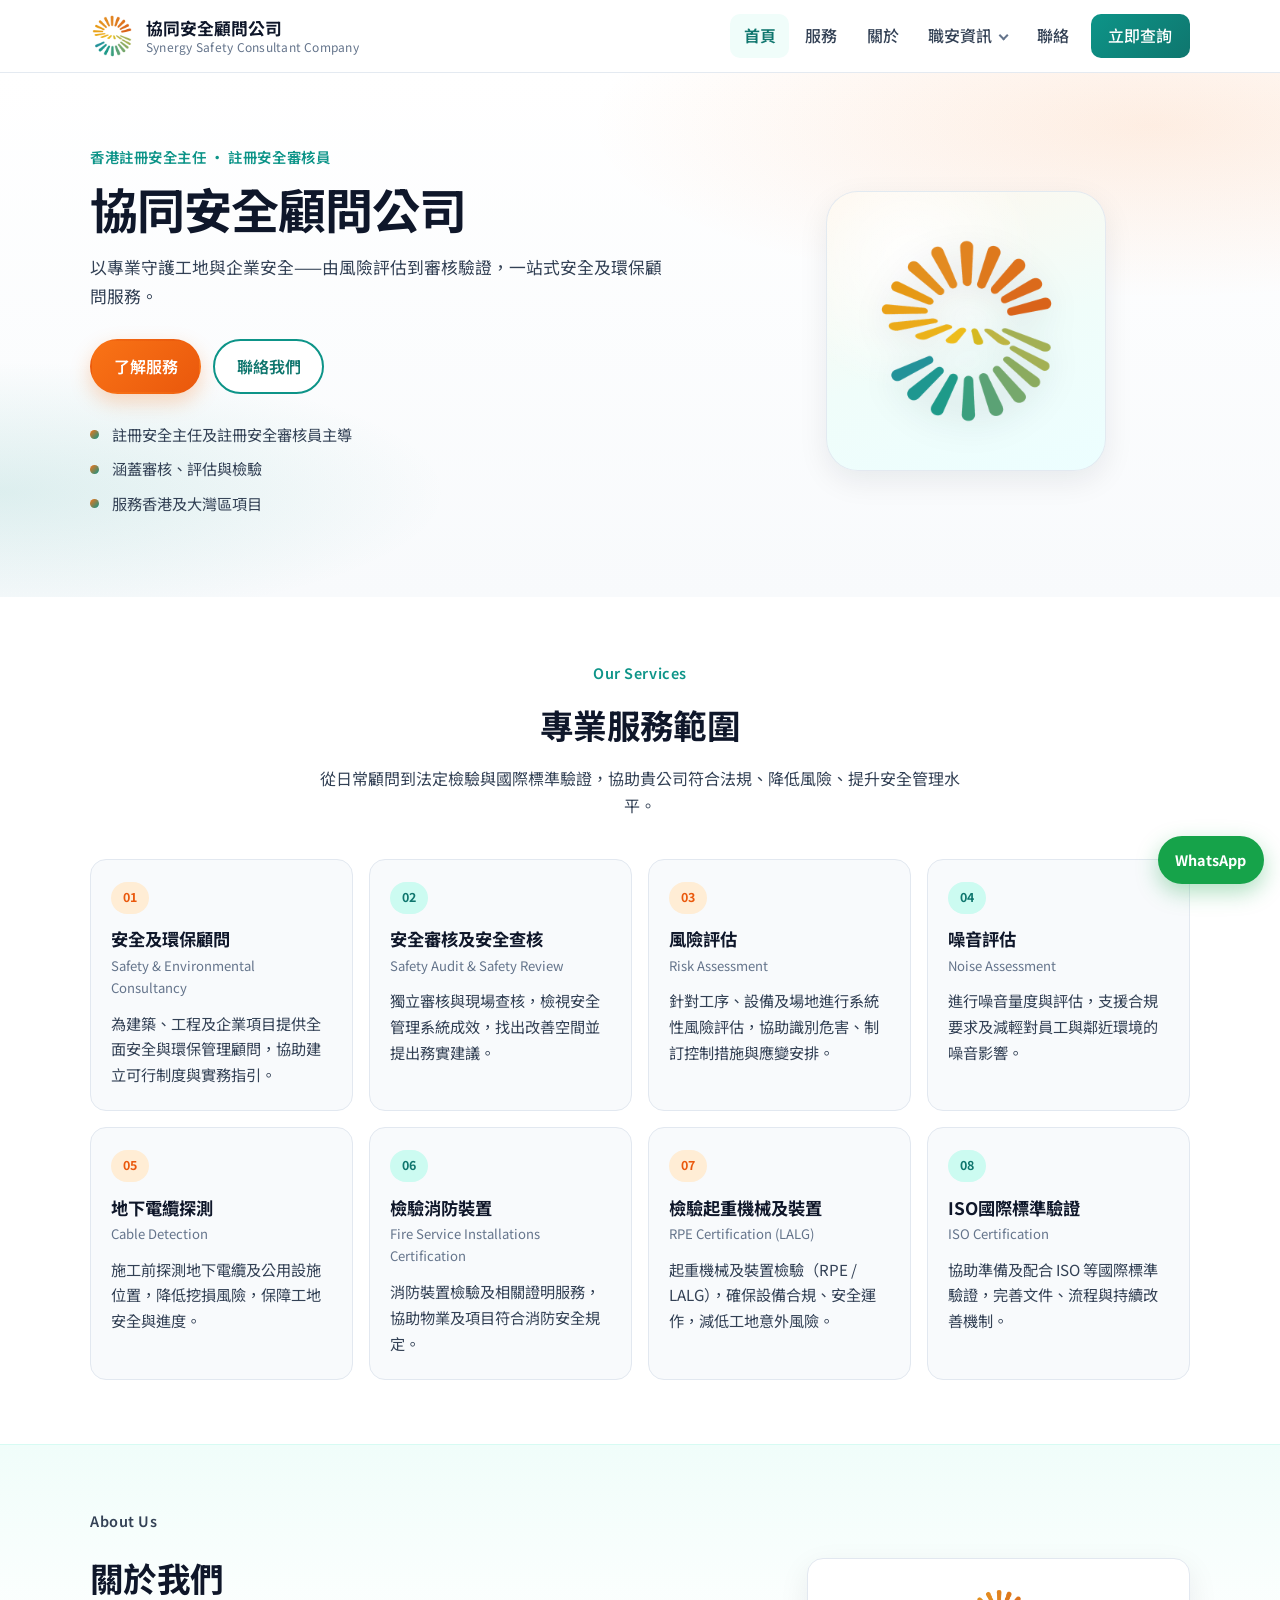
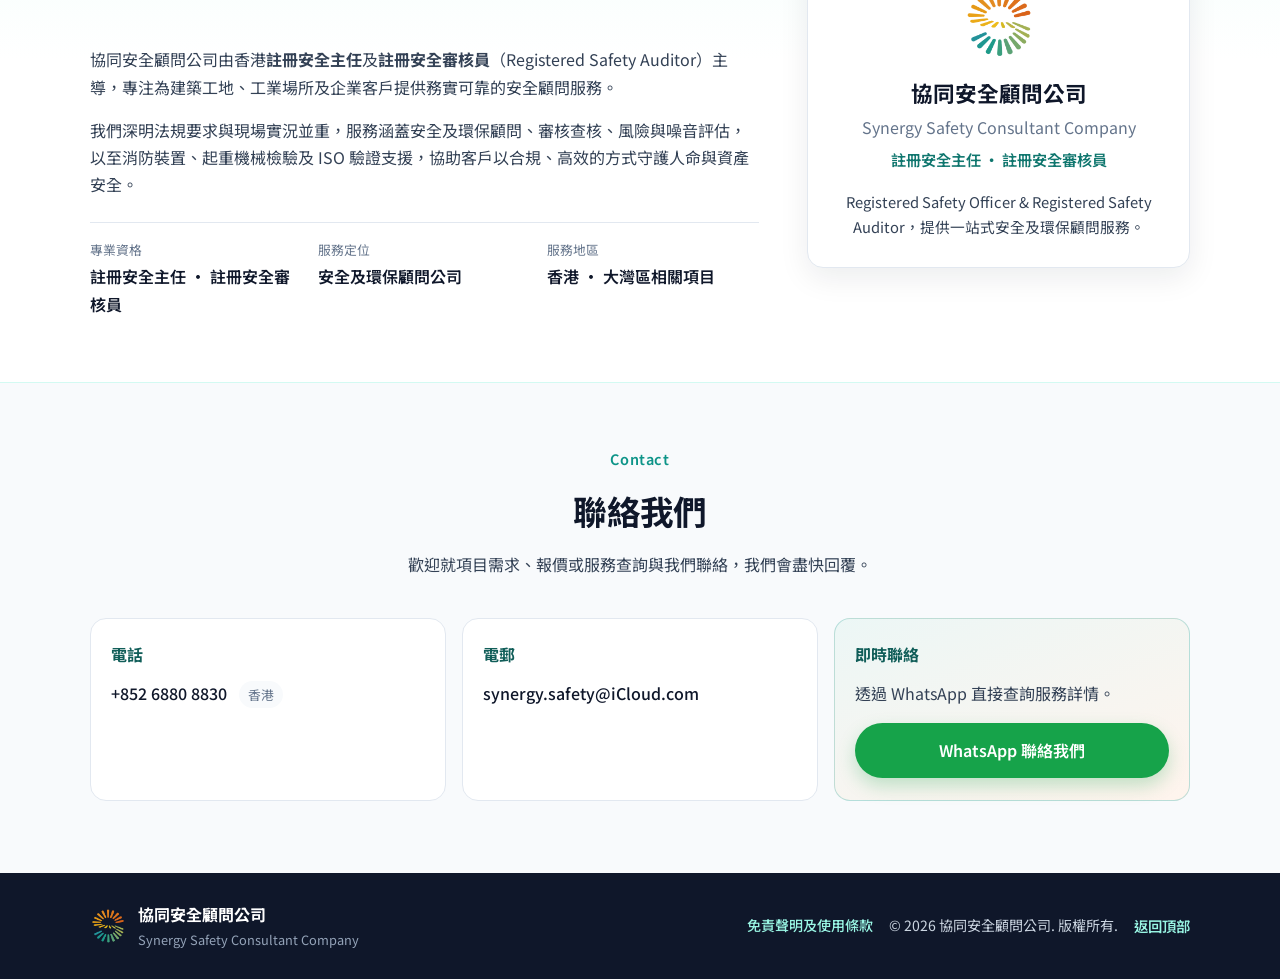
<file: index.html>
<!DOCTYPE html>
<html lang="zh-Hant-HK">
<head>
  <meta charset="UTF-8" />
  <meta name="viewport" content="width=device-width, initial-scale=1" />
  <meta name="description" content="協同安全顧問公司 — 香港註冊安全主任及註冊安全審核員，提供安全及環保顧問、風險評估、安全審核、消防及起重機械檢驗、ISO驗證等專業服務。" />
  <meta name="theme-color" content="#0d9488" />
  <title>協同安全顧問公司｜Synergy Safety Consultant Company</title>
  <link rel="preconnect" href="https://fonts.googleapis.com" />
  <link rel="preconnect" href="https://fonts.gstatic.com" crossorigin />
  <link href="https://fonts.googleapis.com/css2?family=Noto+Sans+TC:wght@400;500;600;700&display=swap" rel="stylesheet" />
  <link rel="icon" type="image/png" href="assets/logo.png" />
  <link rel="stylesheet" href="styles.css" />
</head>
<body>
  <a class="skip-link" href="#main">跳至主要內容</a>

  <header class="site-header" id="top">
    <div class="container header-inner">
      <a class="brand" href="index.html" aria-label="協同安全顧問公司首頁">
        <img src="assets/logo.png" alt="" width="44" height="44" class="brand-logo" />
        <span class="brand-text">
          <span class="brand-zh">協同安全顧問公司</span>
          <span class="brand-en">Synergy Safety Consultant Company</span>
        </span>
      </a>
      <button class="nav-toggle" type="button" aria-expanded="false" aria-controls="site-nav" aria-label="開啟選單">
        <span class="nav-toggle-bar" aria-hidden="true"></span>
        <span class="nav-toggle-bar" aria-hidden="true"></span>
        <span class="nav-toggle-bar" aria-hidden="true"></span>
      </button>
      <nav class="site-nav" id="site-nav" aria-label="主要導航">
        <ul>
          <li><a href="index.html" aria-current="page">首頁</a></li>
          <li><a href="#services">服務</a></li>
          <li><a href="#about">關於</a></li>
          <li class="nav-has-sub">
            <button type="button" class="nav-sub-toggle" aria-expanded="false" aria-controls="nav-safety-submenu">職安資訊</button>
            <ul class="nav-submenu" id="nav-safety-submenu">
              <li><a href="news.html">新聞</a></li>
              <li><a href="analysis.html">意外分析</a></li>
              <li><a href="stats.html">統計</a></li>
              <li><a href="alerts.html">勞工處警示</a></li>
            </ul>
          </li>
          <li><a href="#contact">聯絡</a></li>
          <li><a class="nav-cta" href="#contact">立即查詢</a></li>
        </ul>
      </nav>
    </div>
  </header>

  <main id="main">
    <section class="hero" aria-labelledby="hero-title">
      <div class="container hero-grid">
        <div class="hero-copy">
          <p class="eyebrow">香港註冊安全主任 · 註冊安全審核員</p>
          <h1 id="hero-title">協同安全顧問公司</h1>
          <p class="hero-tagline">以專業守護工地與企業安全——由風險評估到審核驗證，一站式安全及環保顧問服務。</p>
          <div class="hero-actions">
            <a class="btn btn-primary" href="#services">了解服務</a>
            <a class="btn btn-secondary" href="#contact">聯絡我們</a>
          </div>
          <ul class="hero-points" aria-label="重點優勢">
            <li>註冊安全主任及註冊安全審核員主導</li>
            <li>涵蓋審核、評估與檢驗</li>
            <li>服務香港及大灣區項目</li>
          </ul>
        </div>
        <div class="hero-visual" aria-hidden="true">
          <div class="hero-logo-wrap">
            <img src="assets/logo.png" alt="" width="280" height="280" class="hero-logo" />
          </div>
        </div>
      </div>
    </section>

    <section class="services" id="services" aria-labelledby="services-title">
      <div class="container">
        <header class="section-head">
          <p class="eyebrow">Our Services</p>
          <h2 id="services-title">專業服務範圍</h2>
          <p class="section-lead">從日常顧問到法定檢驗與國際標準驗證，協助貴公司符合法規、降低風險、提升安全管理水平。</p>
        </header>
        <ul class="service-grid">
          <li class="service-card">
            <span class="service-icon" aria-hidden="true">01</span>
            <h3>安全及環保顧問</h3>
            <p class="service-en">Safety &amp; Environmental Consultancy</p>
            <p>為建築、工程及企業項目提供全面安全與環保管理顧問，協助建立可行制度與實務指引。</p>
          </li>
          <li class="service-card">
            <span class="service-icon" aria-hidden="true">02</span>
            <h3>安全審核及安全查核</h3>
            <p class="service-en">Safety Audit &amp; Safety Review</p>
            <p>獨立審核與現場查核，檢視安全管理系統成效，找出改善空間並提出務實建議。</p>
          </li>
          <li class="service-card">
            <span class="service-icon" aria-hidden="true">03</span>
            <h3>風險評估</h3>
            <p class="service-en">Risk Assessment</p>
            <p>針對工序、設備及場地進行系統性風險評估，協助識別危害、制訂控制措施與應變安排。</p>
          </li>
          <li class="service-card">
            <span class="service-icon" aria-hidden="true">04</span>
            <h3>噪音評估</h3>
            <p class="service-en">Noise Assessment</p>
            <p>進行噪音量度與評估，支援合規要求及減輕對員工與鄰近環境的噪音影響。</p>
          </li>
          <li class="service-card">
            <span class="service-icon" aria-hidden="true">05</span>
            <h3>地下電纜探測</h3>
            <p class="service-en">Cable Detection</p>
            <p>施工前探測地下電纜及公用設施位置，降低挖損風險，保障工地安全與進度。</p>
          </li>
          <li class="service-card">
            <span class="service-icon" aria-hidden="true">06</span>
            <h3>檢驗消防裝置</h3>
            <p class="service-en">Fire Service Installations Certification</p>
            <p>消防裝置檢驗及相關證明服務，協助物業及項目符合消防安全規定。</p>
          </li>
          <li class="service-card">
            <span class="service-icon" aria-hidden="true">07</span>
            <h3>檢驗起重機械及裝置</h3>
            <p class="service-en">RPE Certification (LALG)</p>
            <p>起重機械及裝置檢驗（RPE / LALG），確保設備合規、安全運作，減低工地意外風險。</p>
          </li>
          <li class="service-card">
            <span class="service-icon" aria-hidden="true">08</span>
            <h3>ISO國際標準驗證</h3>
            <p class="service-en">ISO Certification</p>
            <p>協助準備及配合 ISO 等國際標準驗證，完善文件、流程與持續改善機制。</p>
          </li>
        </ul>
      </div>
    </section>

    <section class="about" id="about" aria-labelledby="about-title">
      <div class="container about-grid">
        <div class="about-copy">
          <header class="section-head left">
            <p class="eyebrow">About Us</p>
            <h2 id="about-title">關於我們</h2>
          </header>
          <p>協同安全顧問公司由香港<strong>註冊安全主任</strong>及<strong>註冊安全審核員</strong>（Registered Safety Auditor）主導，專注為建築工地、工業場所及企業客戶提供務實可靠的安全顧問服務。</p>
          <p>我們深明法規要求與現場實況並重，服務涵蓋安全及環保顧問、審核查核、風險與噪音評估，以至消防裝置、起重機械檢驗及 ISO 驗證支援，協助客戶以合規、高效的方式守護人命與資產安全。</p>
          <dl class="about-facts">
            <div>
              <dt>專業資格</dt>
              <dd>註冊安全主任 · 註冊安全審核員</dd>
            </div>
            <div>
              <dt>服務定位</dt>
              <dd>安全及環保顧問公司</dd>
            </div>
            <div>
              <dt>服務地區</dt>
              <dd>香港 · 大灣區相關項目</dd>
            </div>
          </dl>
        </div>
        <aside class="about-card" aria-label="公司簡介">
          <img src="assets/logo.png" alt="" width="72" height="72" class="about-card-logo" />
          <p class="about-card-name">協同安全顧問公司</p>
          <p class="about-card-en">Synergy Safety Consultant Company</p>
          <p class="about-card-role">註冊安全主任 · 註冊安全審核員</p>
          <p class="about-card-note">Registered Safety Officer &amp; Registered Safety Auditor，提供一站式安全及環保顧問服務。</p>
        </aside>
      </div>
    </section>

    <section class="contact" id="contact" aria-labelledby="contact-title">
      <div class="container">
        <header class="section-head">
          <p class="eyebrow">Contact</p>
          <h2 id="contact-title">聯絡我們</h2>
          <p class="section-lead">歡迎就項目需求、報價或服務查詢與我們聯絡，我們會盡快回覆。</p>
        </header>
        <div class="contact-grid contact-grid-3">
          <div class="contact-card">
            <h3>電話</h3>
            <ul class="contact-list">
              <li>
                <a class="contact-link" href="tel:+85268808830">+852 6880 8830</a>
                <span class="contact-meta">香港</span>
              </li>
            </ul>
          </div>
          <div class="contact-card">
            <h3>電郵</h3>
            <p>
              <a class="contact-link" href="mailto:synergy.safety@iCloud.com">synergy.safety@iCloud.com</a>
            </p>
          </div>
          <div class="contact-card contact-card-cta">
            <h3>即時聯絡</h3>
            <p>透過 WhatsApp 直接查詢服務詳情。</p>
            <a class="btn btn-whatsapp" href="https://wa.me/85268808830" target="_blank" rel="noopener noreferrer">
              WhatsApp 聯絡我們
            </a>
          </div>
        </div>
      </div>
    </section>
  </main>

  <footer class="site-footer">
    <div class="container footer-inner">
      <div class="footer-brand">
        <img src="assets/logo.png" alt="" width="36" height="36" />
        <div>
          <p class="footer-zh">協同安全顧問公司</p>
          <p class="footer-en">Synergy Safety Consultant Company</p>
        </div>
      </div>
      <p class="footer-legal"><a href="disclaimer.html">免責聲明及使用條款</a></p>
      <p class="footer-copy">© <span id="year"></span> 協同安全顧問公司. 版權所有.</p>
      <a class="footer-top" href="#top">返回頂部</a>
    </div>
  </footer>

  <a class="whatsapp-fab" href="https://wa.me/85268808830" target="_blank" rel="noopener noreferrer" aria-label="WhatsApp 聯絡我們">
    <span class="whatsapp-fab-text">WhatsApp</span>
  </a>

  <script src="assets/site.js"></script>
</body>
</html>
</file>
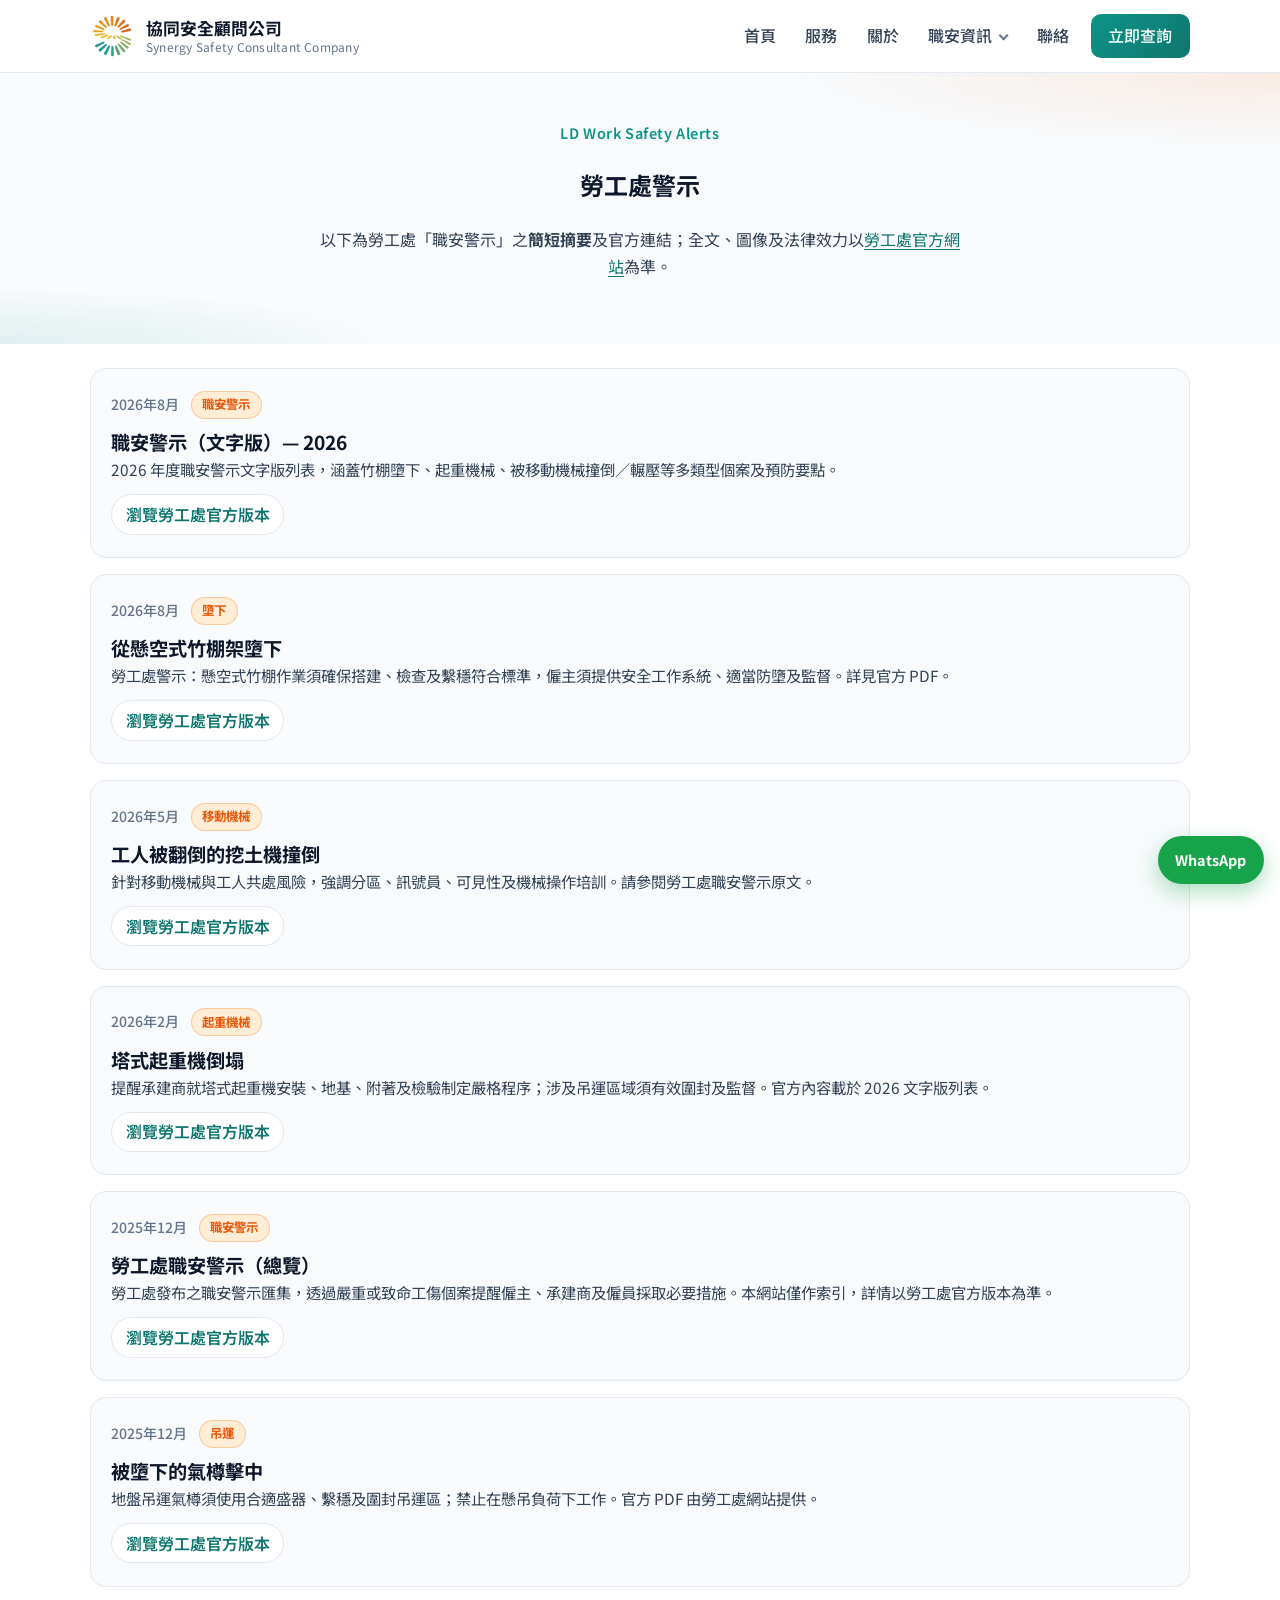
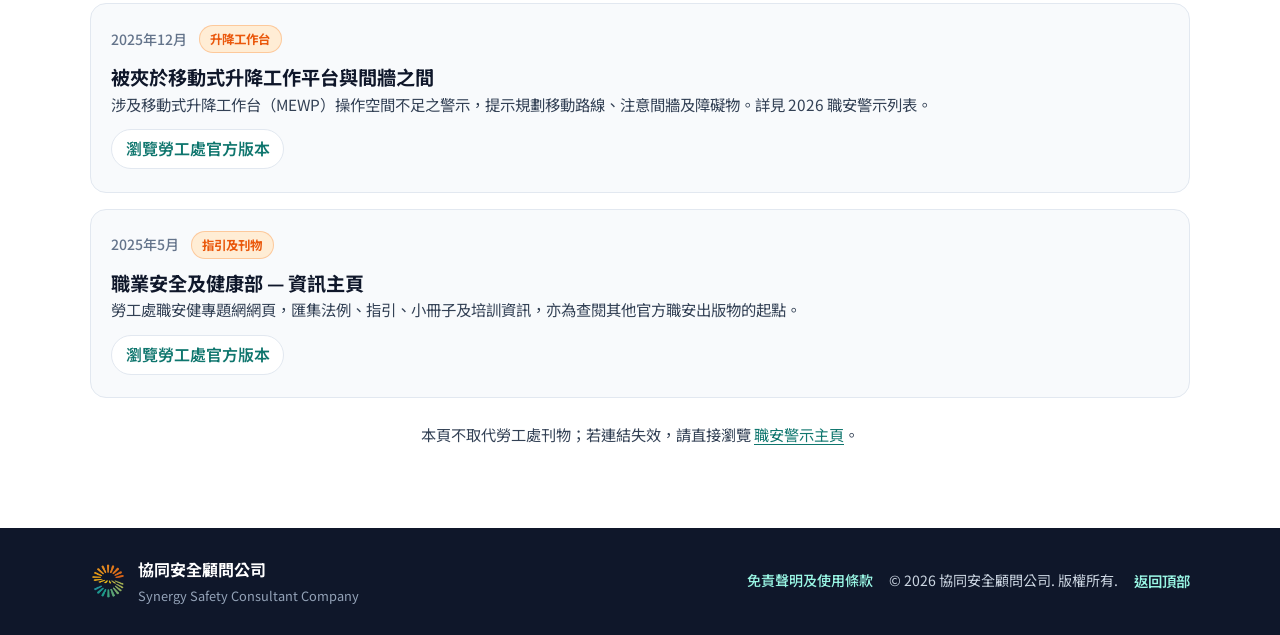
<file: alerts.html>
<!DOCTYPE html>
<html lang="zh-Hant-HK">
<head>
  <meta charset="UTF-8" />
  <meta name="viewport" content="width=device-width, initial-scale=1" />
  <meta name="description" content="勞工處職安警示摘要及官方連結 — 協同安全顧問公司。" />
  <meta name="theme-color" content="#0d9488" />
  <title>勞工處警示｜協同安全顧問公司</title>
  <link rel="preconnect" href="https://fonts.googleapis.com" />
  <link rel="preconnect" href="https://fonts.gstatic.com" crossorigin />
  <link href="https://fonts.googleapis.com/css2?family=Noto+Sans+TC:wght@400;500;600;700&display=swap" rel="stylesheet" />
  <link rel="icon" type="image/png" href="assets/logo.png" />
  <link rel="stylesheet" href="styles.css" />
</head>
<body>
  <a class="skip-link" href="#main">跳至主要內容</a>

  <header class="site-header" id="top">
    <div class="container header-inner">
      <a class="brand" href="index.html" aria-label="協同安全顧問公司首頁">
        <img src="assets/logo.png" alt="" width="44" height="44" class="brand-logo" />
        <span class="brand-text">
          <span class="brand-zh">協同安全顧問公司</span>
          <span class="brand-en">Synergy Safety Consultant Company</span>
        </span>
      </a>
      <button class="nav-toggle" type="button" aria-expanded="false" aria-controls="site-nav" aria-label="開啟選單">
        <span class="nav-toggle-bar" aria-hidden="true"></span>
        <span class="nav-toggle-bar" aria-hidden="true"></span>
        <span class="nav-toggle-bar" aria-hidden="true"></span>
      </button>
      <nav class="site-nav" id="site-nav" aria-label="主要導航">
        <ul>
          <li><a href="index.html">首頁</a></li>
          <li><a href="index.html#services">服務</a></li>
          <li><a href="index.html#about">關於</a></li>
          <li class="nav-has-sub">
            <button type="button" class="nav-sub-toggle" aria-expanded="false" aria-controls="nav-safety-submenu">職安資訊</button>
            <ul class="nav-submenu" id="nav-safety-submenu">
              <li><a href="news.html">新聞</a></li>
              <li><a href="analysis.html">意外分析</a></li>
              <li><a href="stats.html">統計</a></li>
              <li><a href="alerts.html" aria-current="page">勞工處警示</a></li>
            </ul>
          </li>
          <li><a href="index.html#contact">聯絡</a></li>
          <li><a class="nav-cta" href="index.html#contact">立即查詢</a></li>
        </ul>
      </nav>
    </div>
  </header>

  <main id="main">
    <section class="content-hero" aria-labelledby="alerts-title">
      <div class="container">
        <header class="section-head">
          <p class="eyebrow">LD Work Safety Alerts</p>
          <h1 id="alerts-title">勞工處警示</h1>
          <p class="section-lead">以下為勞工處「職安警示」之<strong>簡短摘要</strong>及官方連結；全文、圖像及法律效力以<a id="alerts-landing" href="https://www.labour.gov.hk/tc/news/work_safety_alert.htm" target="_blank" rel="noopener noreferrer">勞工處官方網站</a>為準。</p>
        </header>
      </div>
    </section>

    <section class="content-list-section" aria-labelledby="alerts-feed-label">
      <div class="container">
        <h2 id="alerts-feed-label" class="visually-hidden">警示列表</h2>
        <div id="alerts-status" class="content-status" role="status" aria-live="polite">載入中…</div>
        <ul id="alerts-list" class="alert-list" hidden></ul>
        <div id="alerts-error" class="content-error" hidden>
          <p>無法載入警示資料，請稍後再試。</p>
        </div>
        <p class="content-note">本頁不取代勞工處刊物；若連結失效，請直接瀏覽 <a href="https://www.labour.gov.hk/tc/news/work_safety_alert.htm" target="_blank" rel="noopener noreferrer">職安警示主頁</a>。</p>
      </div>
    </section>
  </main>

  <footer class="site-footer">
    <div class="container footer-inner">
      <div class="footer-brand">
        <img src="assets/logo.png" alt="" width="36" height="36" />
        <div>
          <p class="footer-zh">協同安全顧問公司</p>
          <p class="footer-en">Synergy Safety Consultant Company</p>
        </div>
      </div>
      <p class="footer-legal"><a href="disclaimer.html">免責聲明及使用條款</a></p>
      <p class="footer-copy">© <span id="year"></span> 協同安全顧問公司. 版權所有.</p>
      <a class="footer-top" href="#top">返回頂部</a>
    </div>
  </footer>

  <a class="whatsapp-fab" href="https://wa.me/85268808830" target="_blank" rel="noopener noreferrer" aria-label="WhatsApp 聯絡我們">
    <span class="whatsapp-fab-text">WhatsApp</span>
  </a>

  <script src="assets/site.js"></script>
  <script>
    (function () {
      var statusEl = document.getElementById('alerts-status');
      var listEl = document.getElementById('alerts-list');
      var errorEl = document.getElementById('alerts-error');
      var landingEl = document.getElementById('alerts-landing');

      var dateFmt = new Intl.DateTimeFormat('zh-Hant-HK', {
        year: 'numeric',
        month: 'long',
      });

      function formatDate(iso) {
        if (!iso) return '';
        var d = new Date(iso);
        if (isNaN(d.getTime())) return '';
        return dateFmt.format(d);
      }

      function renderItem(item) {
        var li = document.createElement('li');
        li.className = 'alert-card';

        var head = document.createElement('div');
        head.className = 'alert-card-head';

        var time = document.createElement('time');
        time.className = 'content-date';
        time.dateTime = item.publishedAt || '';
        time.textContent = formatDate(item.publishedAt) || '—';

        var cat = document.createElement('span');
        cat.className = 'alert-category';
        cat.textContent = item.category || '職安警示';

        head.appendChild(time);
        head.appendChild(cat);

        var title = document.createElement('h3');
        title.className = 'alert-card-title';
        title.textContent = item.title || '（無標題）';

        var summary = document.createElement('p');
        summary.className = 'alert-summary';
        summary.textContent = item.summary || '';

        var foot = document.createElement('p');
        foot.className = 'alert-official';
        var a = document.createElement('a');
        a.href = item.officialUrl || '#';
        a.textContent = '瀏覽勞工處官方版本';
        a.target = '_blank';
        a.rel = 'noopener noreferrer';
        foot.appendChild(a);

        li.appendChild(head);
        li.appendChild(title);
        if (summary.textContent) li.appendChild(summary);
        li.appendChild(foot);

        return li;
      }

      fetch('data/alerts.json', { credentials: 'same-origin' })
        .then(function (res) {
          if (!res.ok) throw new Error('HTTP ' + res.status);
          return res.json();
        })
        .then(function (data) {
          if (landingEl && data && data.landingUrl) {
            landingEl.href = data.landingUrl;
          }
          if (statusEl) {
            statusEl.hidden = true;
            statusEl.textContent = '';
          }
          var items = (data && Array.isArray(data.items)) ? data.items.slice() : [];
          items.sort(function (a, b) {
            var ta = new Date(a && a.publishedAt).getTime() || 0;
            var tb = new Date(b && b.publishedAt).getTime() || 0;
            return tb - ta;
          });
          if (!items.length) {
            errorEl.hidden = false;
            return;
          }
          listEl.hidden = false;
          items.forEach(function (item) {
            listEl.appendChild(renderItem(item));
          });
        })
        .catch(function () {
          if (statusEl) statusEl.hidden = true;
          errorEl.hidden = false;
        });
    })();
  </script>
</body>
</html>
</file>
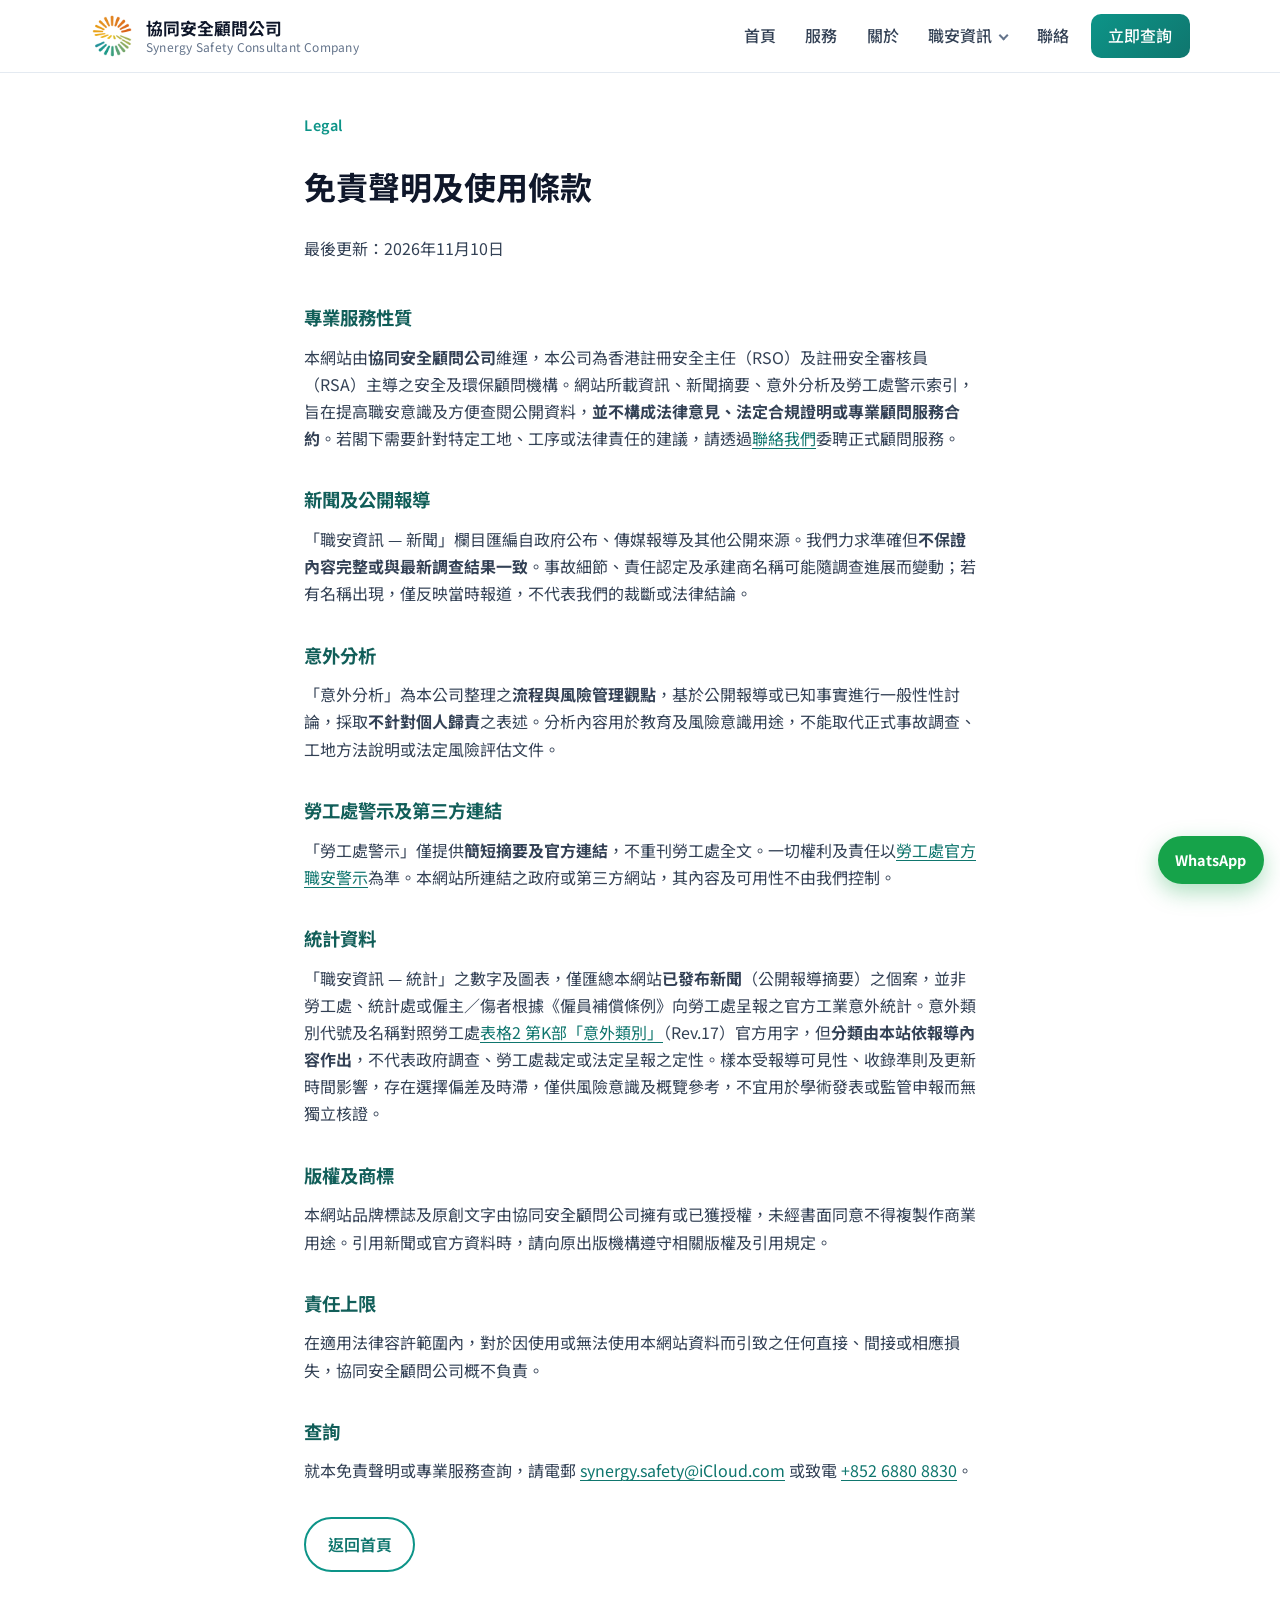
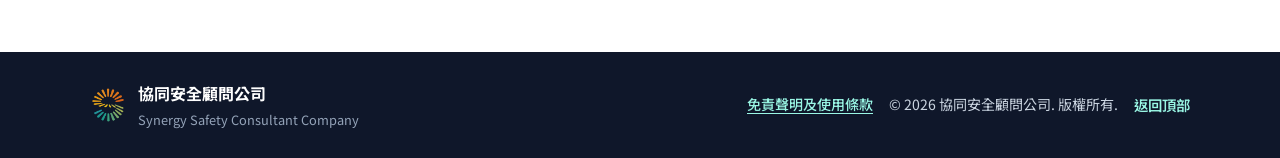
<file: disclaimer.html>
<!DOCTYPE html>
<html lang="zh-Hant-HK">
<head>
  <meta charset="UTF-8" />
  <meta name="viewport" content="width=device-width, initial-scale=1" />
  <meta name="description" content="協同安全顧問公司網站免責聲明及使用條款。" />
  <meta name="theme-color" content="#0d9488" />
  <title>免責聲明｜協同安全顧問公司</title>
  <link rel="preconnect" href="https://fonts.googleapis.com" />
  <link rel="preconnect" href="https://fonts.gstatic.com" crossorigin />
  <link href="https://fonts.googleapis.com/css2?family=Noto+Sans+TC:wght@400;500;600;700&display=swap" rel="stylesheet" />
  <link rel="icon" type="image/png" href="assets/logo.png" />
  <link rel="stylesheet" href="styles.css" />
</head>
<body>
  <a class="skip-link" href="#main">跳至主要內容</a>

  <header class="site-header" id="top">
    <div class="container header-inner">
      <a class="brand" href="index.html" aria-label="協同安全顧問公司首頁">
        <img src="assets/logo.png" alt="" width="44" height="44" class="brand-logo" />
        <span class="brand-text">
          <span class="brand-zh">協同安全顧問公司</span>
          <span class="brand-en">Synergy Safety Consultant Company</span>
        </span>
      </a>
      <button class="nav-toggle" type="button" aria-expanded="false" aria-controls="site-nav" aria-label="開啟選單">
        <span class="nav-toggle-bar" aria-hidden="true"></span>
        <span class="nav-toggle-bar" aria-hidden="true"></span>
        <span class="nav-toggle-bar" aria-hidden="true"></span>
      </button>
      <nav class="site-nav" id="site-nav" aria-label="主要導航">
        <ul>
          <li><a href="index.html">首頁</a></li>
          <li><a href="index.html#services">服務</a></li>
          <li><a href="index.html#about">關於</a></li>
          <li class="nav-has-sub">
            <button type="button" class="nav-sub-toggle" aria-expanded="false" aria-controls="nav-safety-submenu">職安資訊</button>
            <ul class="nav-submenu" id="nav-safety-submenu">
              <li><a href="news.html">新聞</a></li>
              <li><a href="analysis.html">意外分析</a></li>
              <li><a href="stats.html">統計</a></li>
              <li><a href="alerts.html">勞工處警示</a></li>
            </ul>
          </li>
          <li><a href="index.html#contact">聯絡</a></li>
          <li><a class="nav-cta" href="index.html#contact">立即查詢</a></li>
        </ul>
      </nav>
    </div>
  </header>

  <main id="main" class="legal-main">
    <div class="container legal-wrap">
      <header class="section-head left">
        <p class="eyebrow">Legal</p>
        <h1>免責聲明及使用條款</h1>
        <p class="section-lead">最後更新：2026年11月10日</p>
      </header>

      <article class="legal-body prose">
        <h2>專業服務性質</h2>
        <p>本網站由<strong>協同安全顧問公司</strong>維運，本公司為香港註冊安全主任（RSO）及註冊安全審核員（RSA）主導之安全及環保顧問機構。網站所載資訊、新聞摘要、意外分析及勞工處警示索引，旨在提高職安意識及方便查閱公開資料，<strong>並不構成法律意見、法定合規證明或專業顧問服務合約</strong>。若閣下需要針對特定工地、工序或法律責任的建議，請透過<a href="index.html#contact">聯絡我們</a>委聘正式顧問服務。</p>

        <h2>新聞及公開報導</h2>
        <p>「職安資訊 — 新聞」欄目匯編自政府公布、傳媒報導及其他公開來源。我們力求準確但<strong>不保證內容完整或與最新調查結果一致</strong>。事故細節、責任認定及承建商名稱可能隨調查進展而變動；若有名稱出現，僅反映當時報道，不代表我們的裁斷或法律結論。</p>

        <h2>意外分析</h2>
        <p>「意外分析」為本公司整理之<strong>流程與風險管理觀點</strong>，基於公開報導或已知事實進行一般性性討論，採取<strong>不針對個人歸責</strong>之表述。分析內容用於教育及風險意識用途，不能取代正式事故調查、工地方法說明或法定風險評估文件。</p>

        <h2>勞工處警示及第三方連結</h2>
        <p>「勞工處警示」僅提供<strong>簡短摘要及官方連結</strong>，不重刊勞工處全文。一切權利及責任以<a href="https://www.labour.gov.hk/tc/news/work_safety_alert.htm" target="_blank" rel="noopener noreferrer">勞工處官方職安警示</a>為準。本網站所連結之政府或第三方網站，其內容及可用性不由我們控制。</p>

        <h2>統計資料</h2>
        <p>「職安資訊 — 統計」之數字及圖表，僅匯總本網站<strong>已發布新聞</strong>（公開報導摘要）之個案，並非勞工處、統計處或僱主／傷者根據《僱員補償條例》向勞工處呈報之官方工業意外統計。意外類別代號及名稱對照勞工處<a href="https://www.labour.gov.hk/common/form/ecd/pdf/f2_c.pdf" target="_blank" rel="noopener noreferrer">表格2 第K部「意外類別」</a>（Rev.17）官方用字，但<strong>分類由本站依報導內容作出</strong>，不代表政府調查、勞工處裁定或法定呈報之定性。樣本受報導可見性、收錄準則及更新時間影響，存在選擇偏差及時滯，僅供風險意識及概覽參考，不宜用於學術發表或監管申報而無獨立核證。</p>

        <h2>版權及商標</h2>
        <p>本網站品牌標誌及原創文字由協同安全顧問公司擁有或已獲授權，未經書面同意不得複製作商業用途。引用新聞或官方資料時，請向原出版機構遵守相關版權及引用規定。</p>

        <h2>責任上限</h2>
        <p>在適用法律容許範圍內，對於因使用或無法使用本網站資料而引致之任何直接、間接或相應損失，協同安全顧問公司概不負責。</p>

        <h2>查詢</h2>
        <p>就本免責聲明或專業服務查詢，請電郵 <a href="mailto:synergy.safety@iCloud.com">synergy.safety@iCloud.com</a> 或致電 <a href="tel:+85268808830">+852 6880 8830</a>。</p>
      </article>

      <p class="legal-back">
        <a class="btn btn-secondary" href="index.html">返回首頁</a>
      </p>
    </div>
  </main>

  <footer class="site-footer">
    <div class="container footer-inner">
      <div class="footer-brand">
        <img src="assets/logo.png" alt="" width="36" height="36" />
        <div>
          <p class="footer-zh">協同安全顧問公司</p>
          <p class="footer-en">Synergy Safety Consultant Company</p>
        </div>
      </div>
      <p class="footer-legal"><a href="disclaimer.html" aria-current="page">免責聲明及使用條款</a></p>
      <p class="footer-copy">© <span id="year"></span> 協同安全顧問公司. 版權所有.</p>
      <a class="footer-top" href="#top">返回頂部</a>
    </div>
  </footer>

  <a class="whatsapp-fab" href="https://wa.me/85268808830" target="_blank" rel="noopener noreferrer" aria-label="WhatsApp 聯絡我們">
    <span class="whatsapp-fab-text">WhatsApp</span>
  </a>

  <script src="assets/site.js"></script>
</body>
</html>
</file>
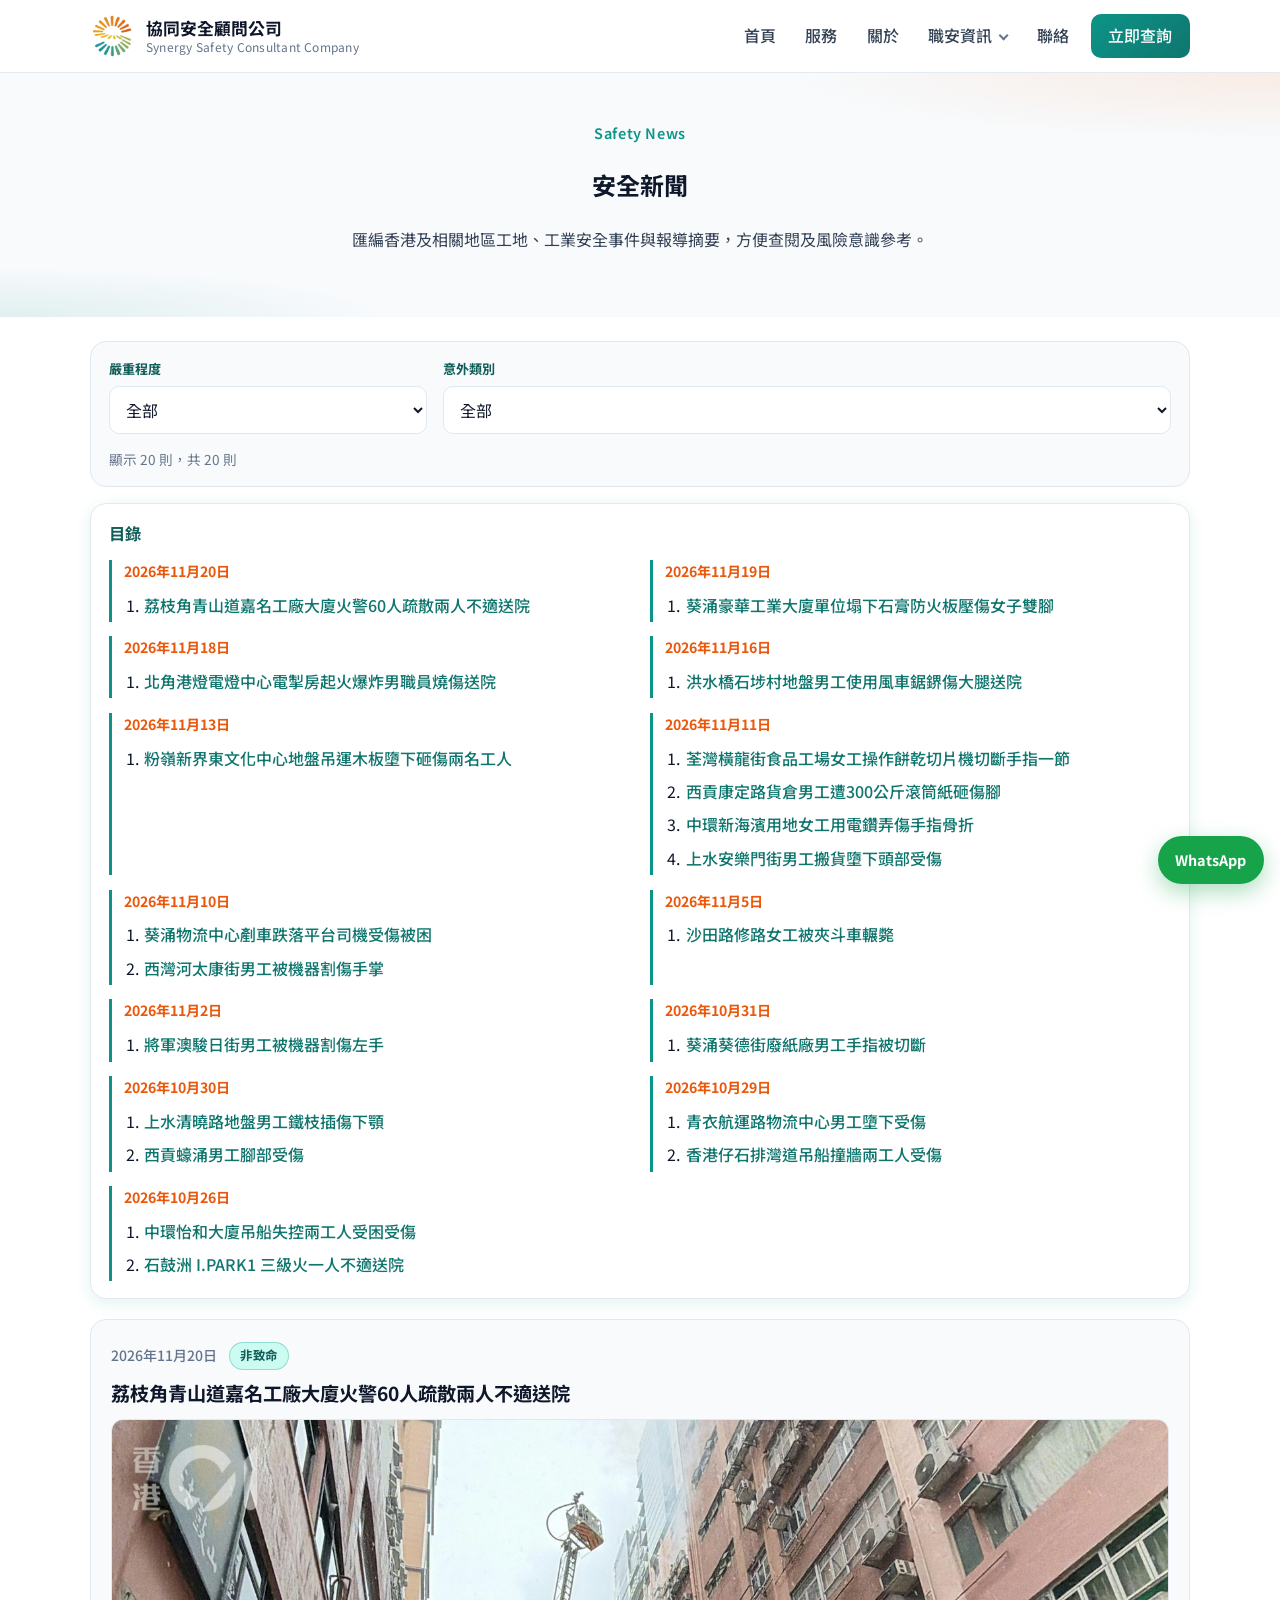
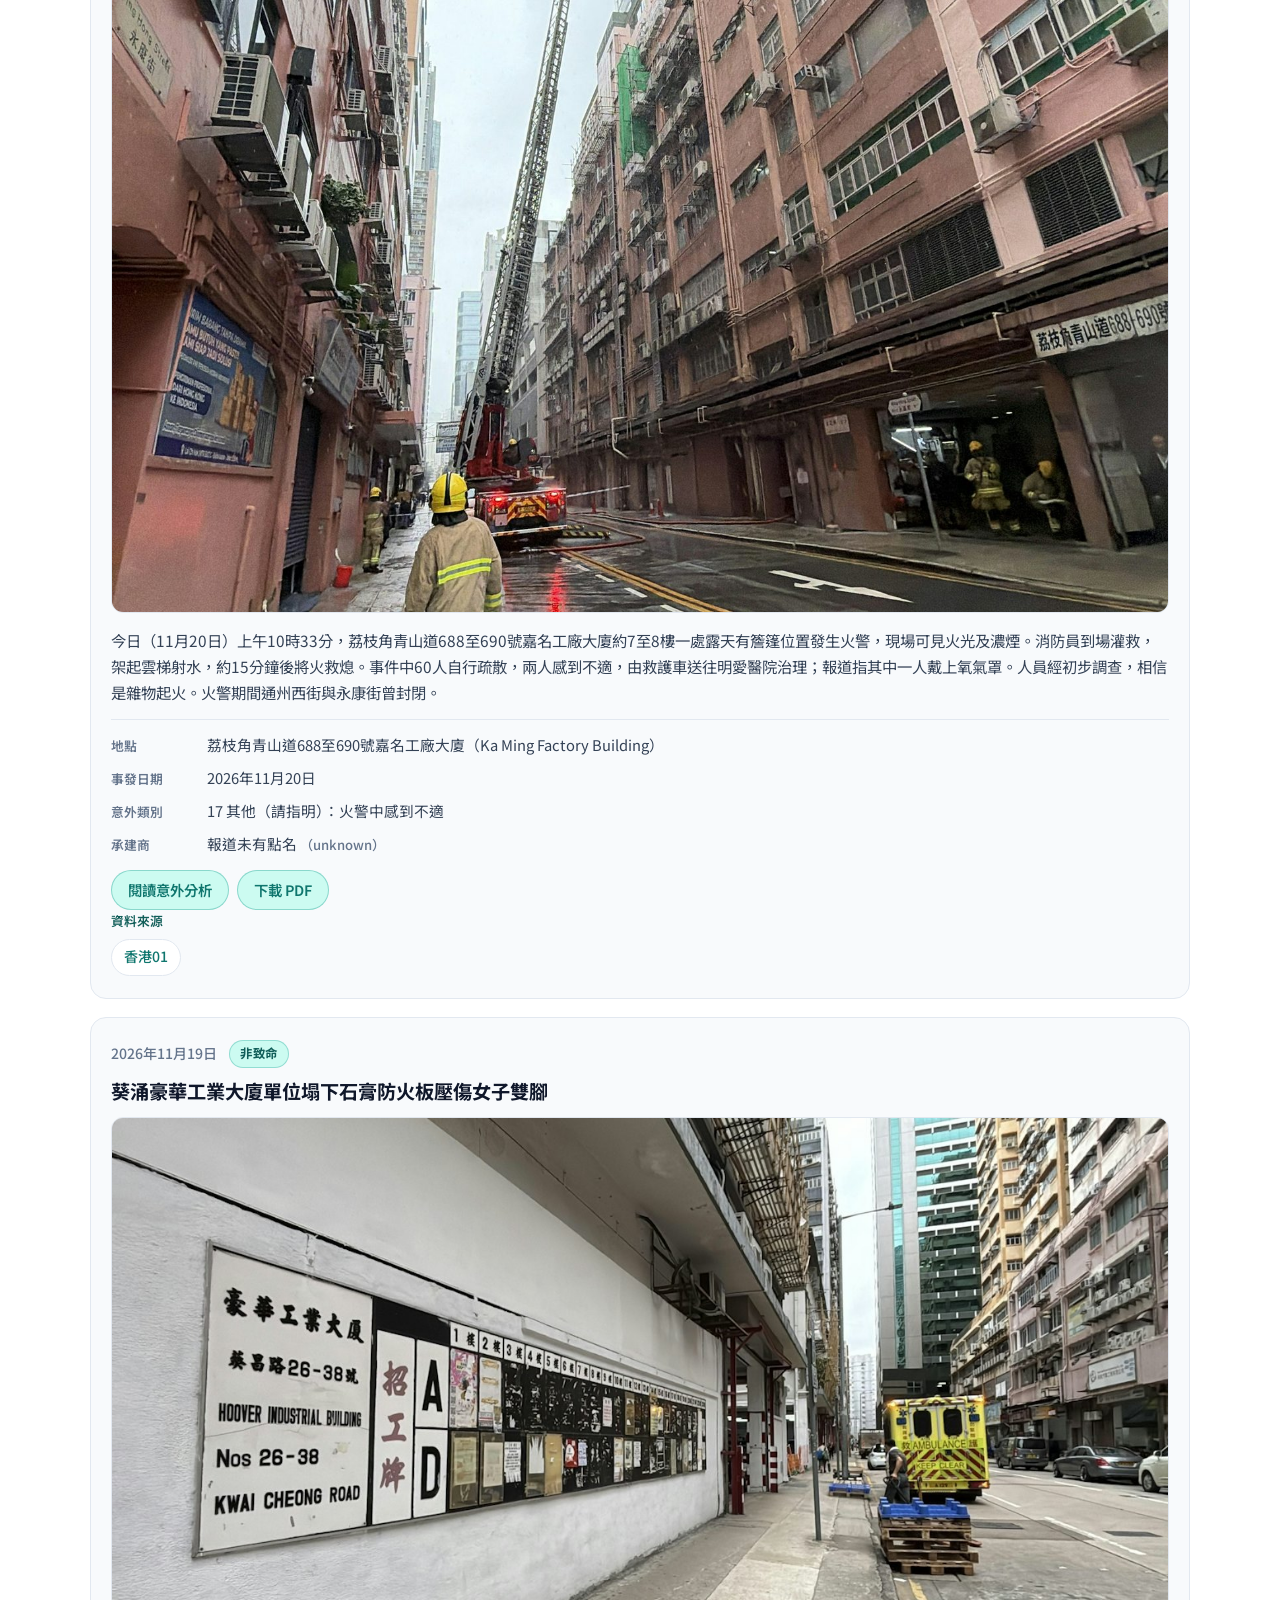
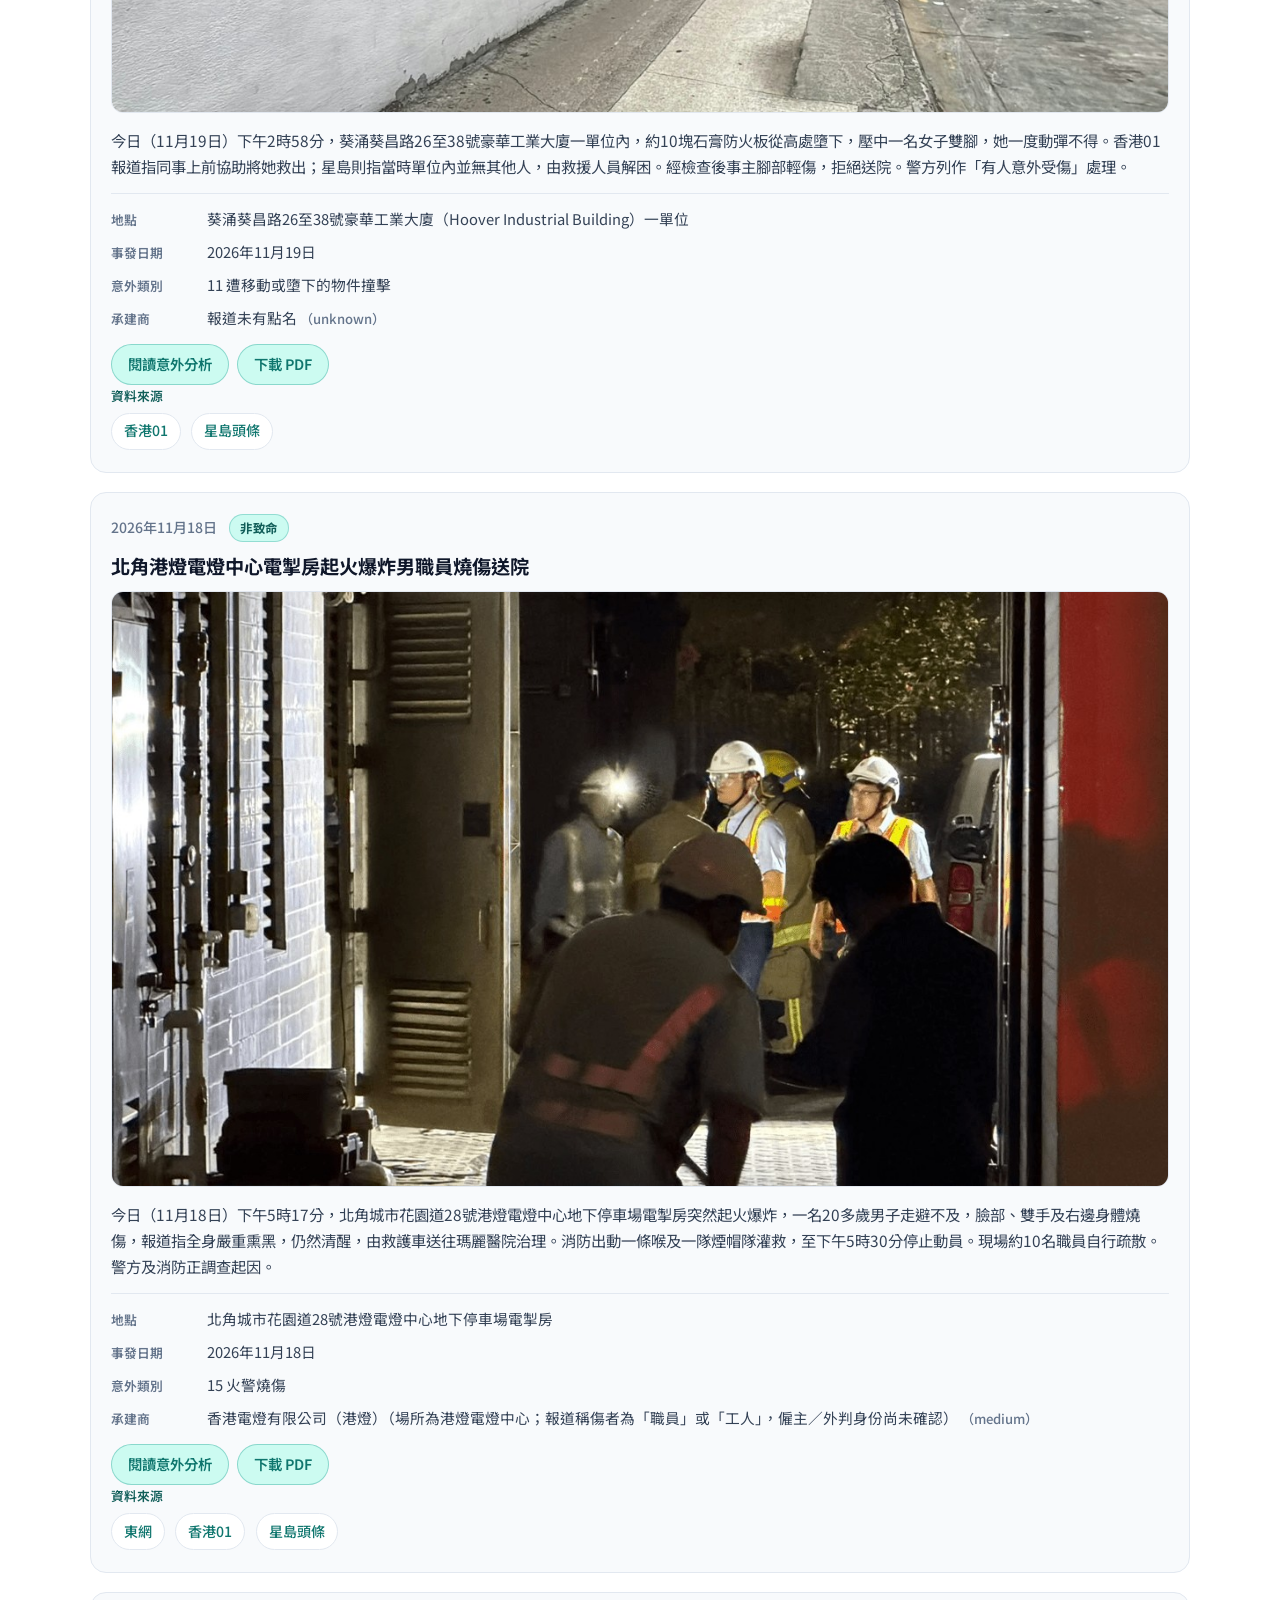
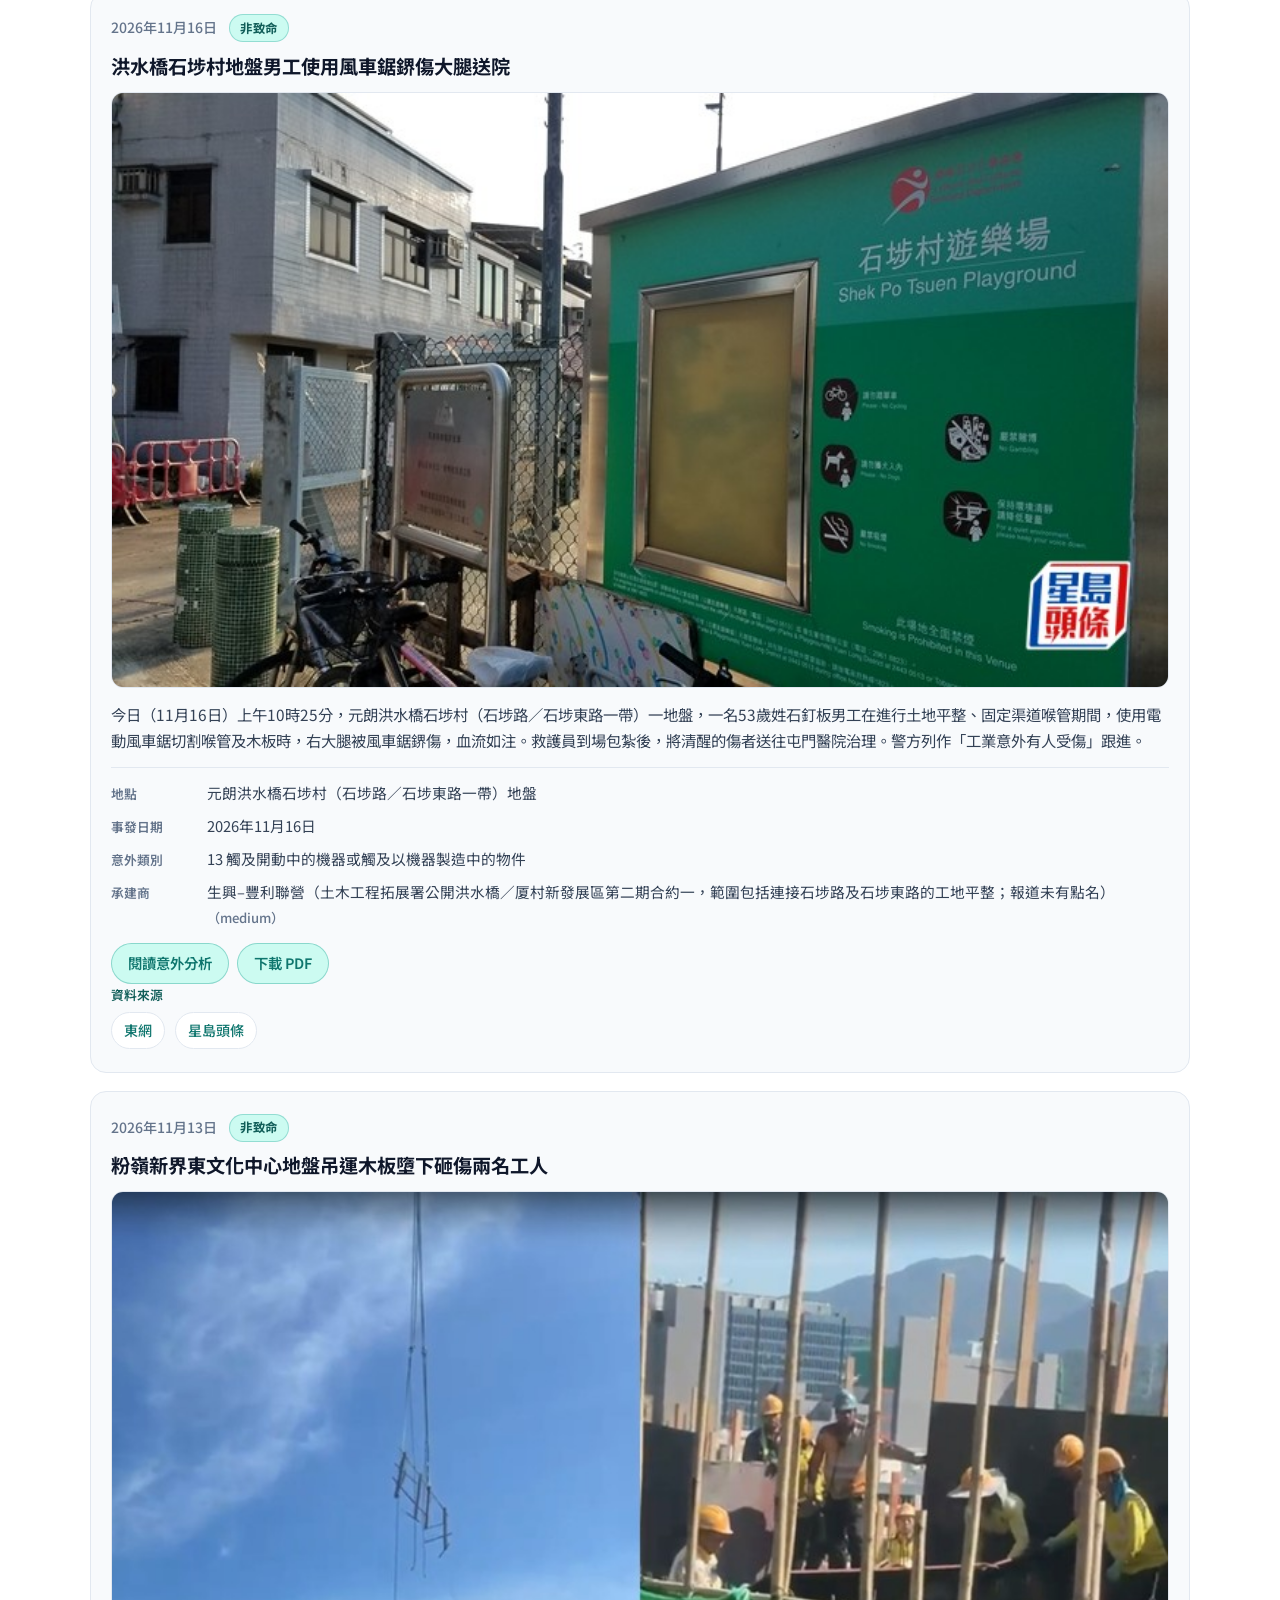
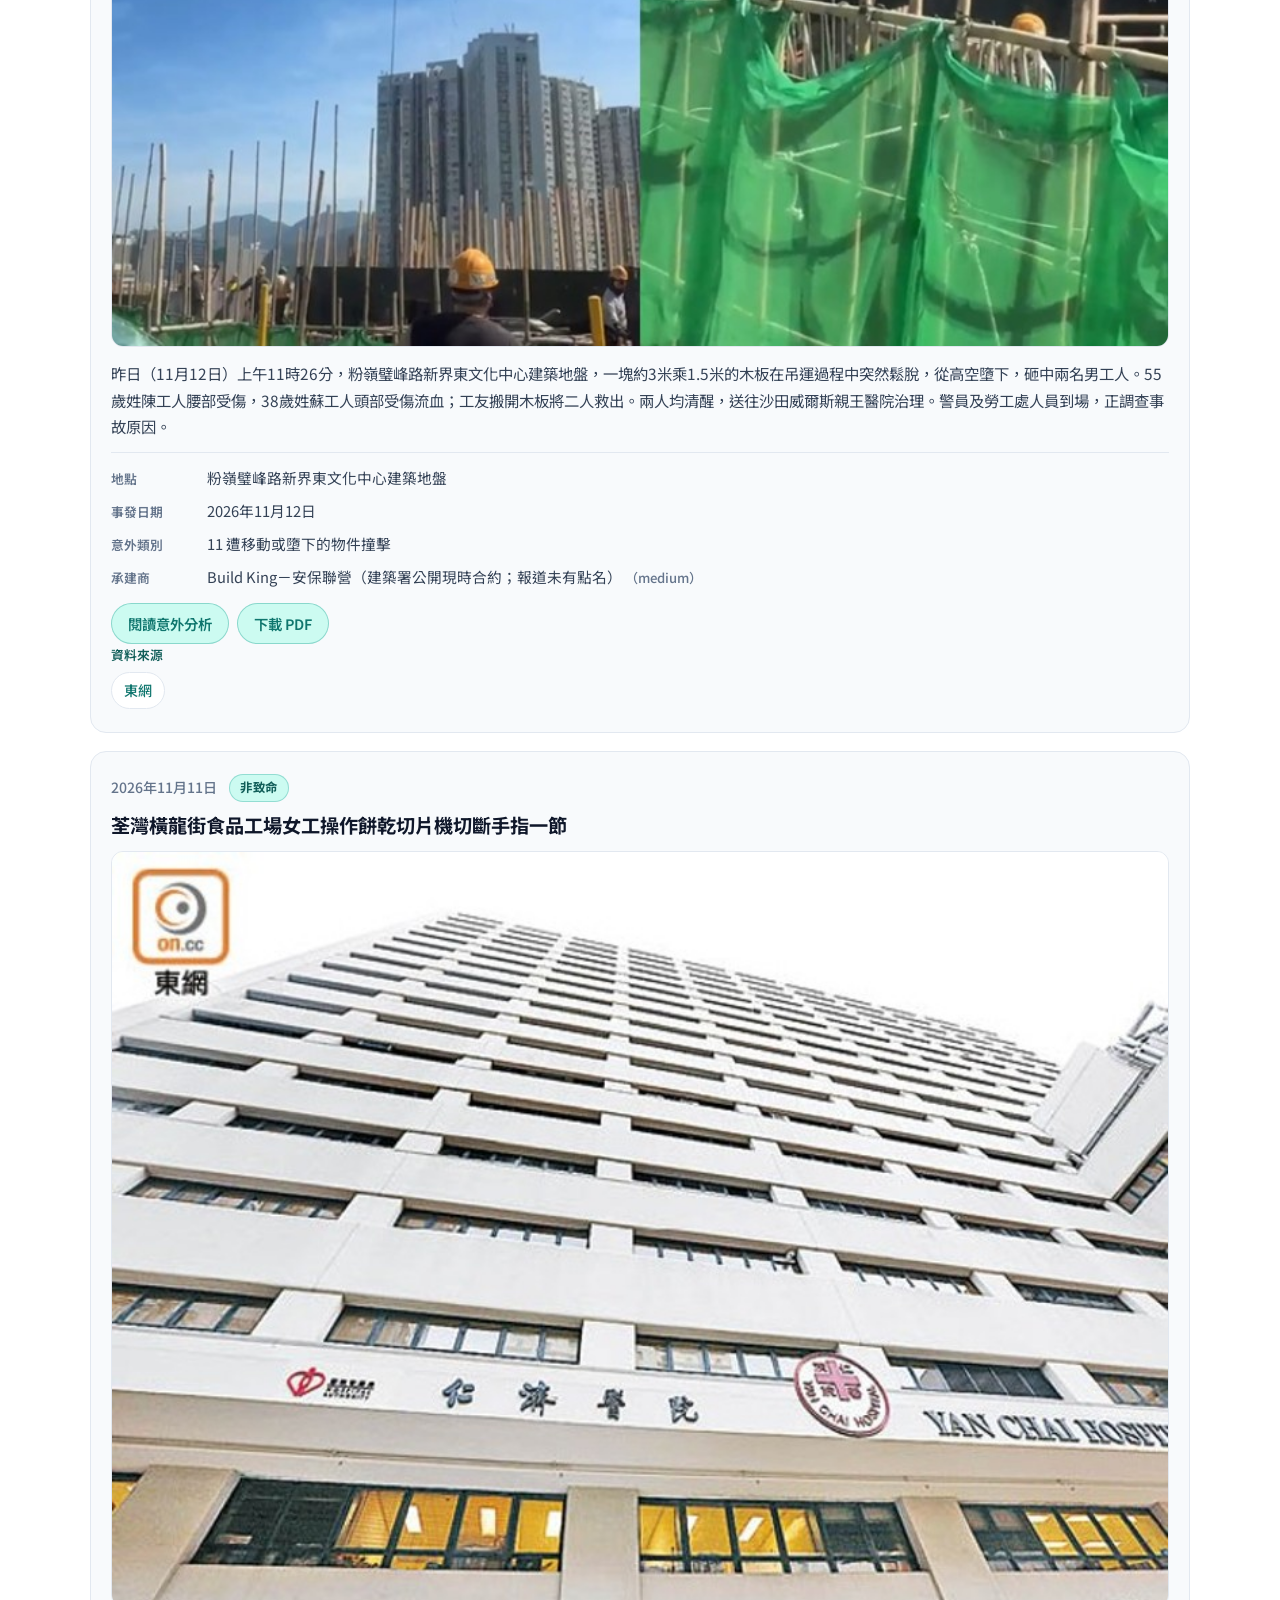
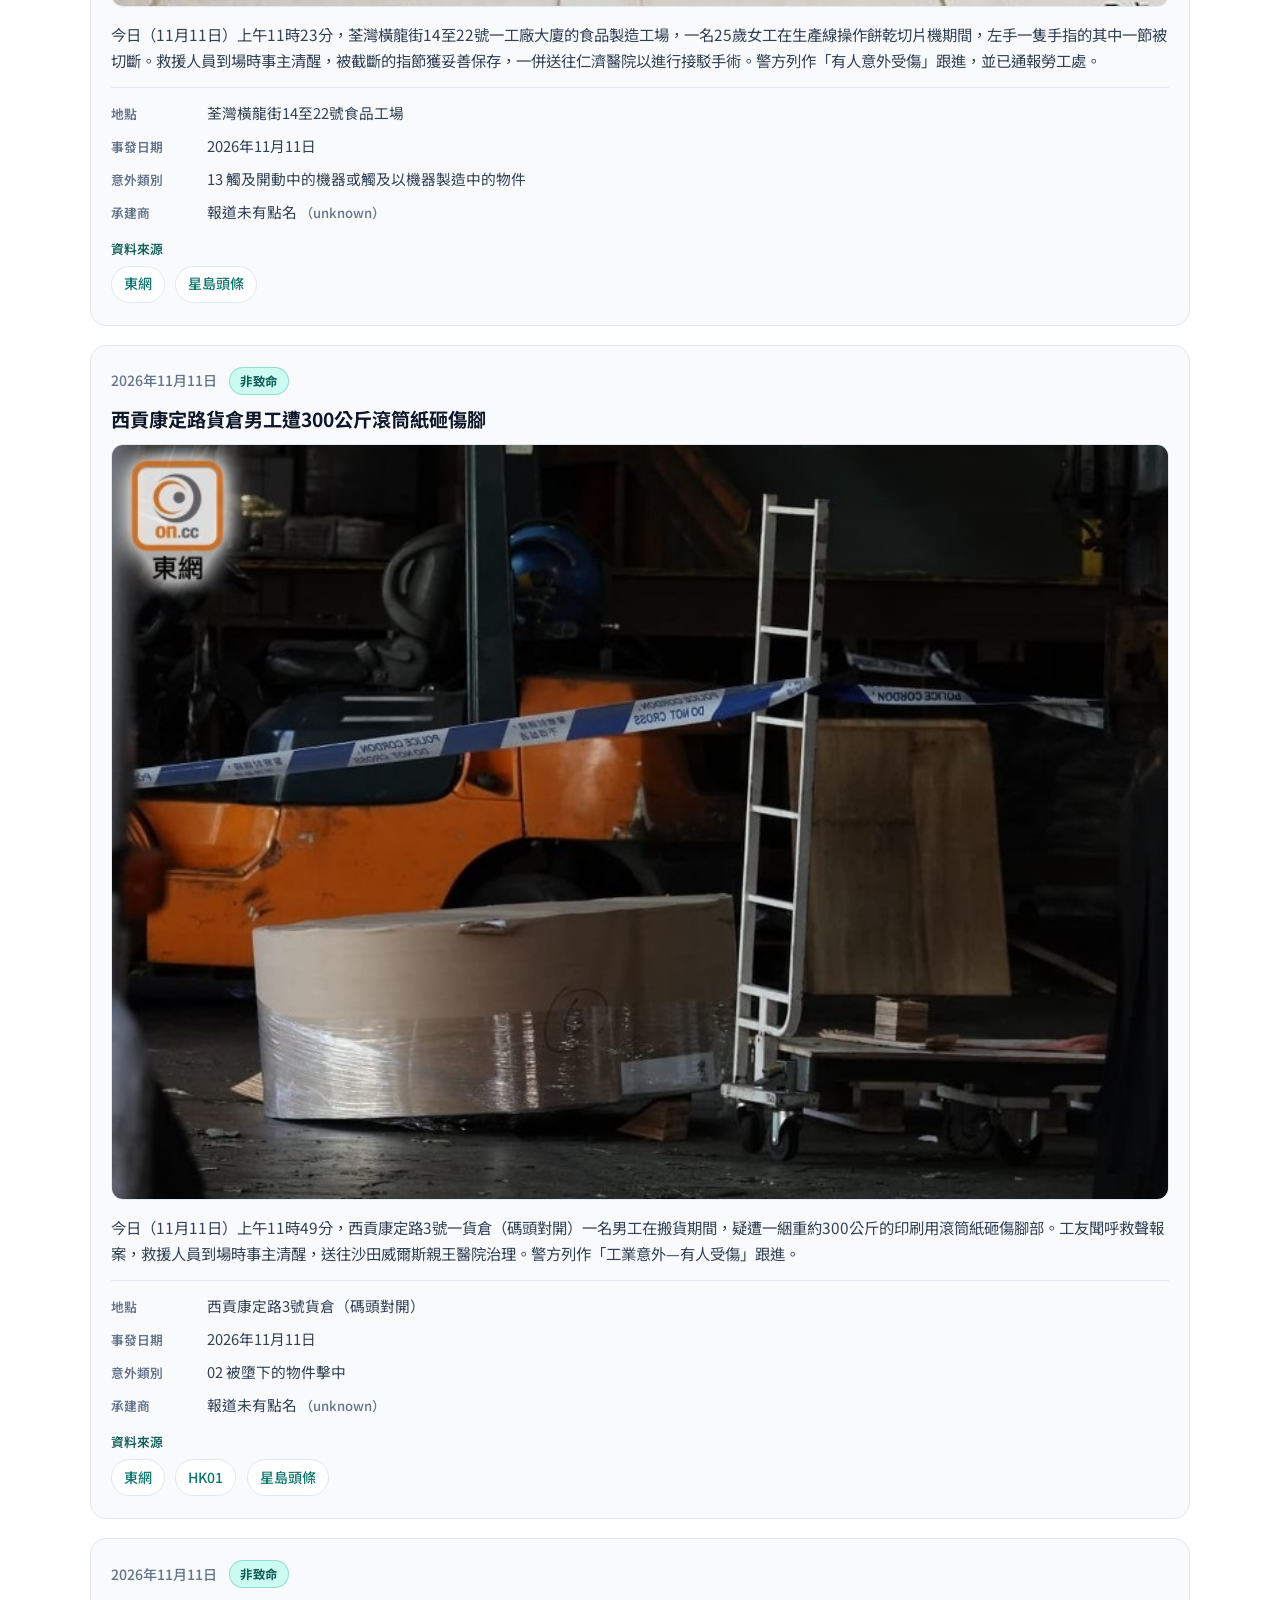
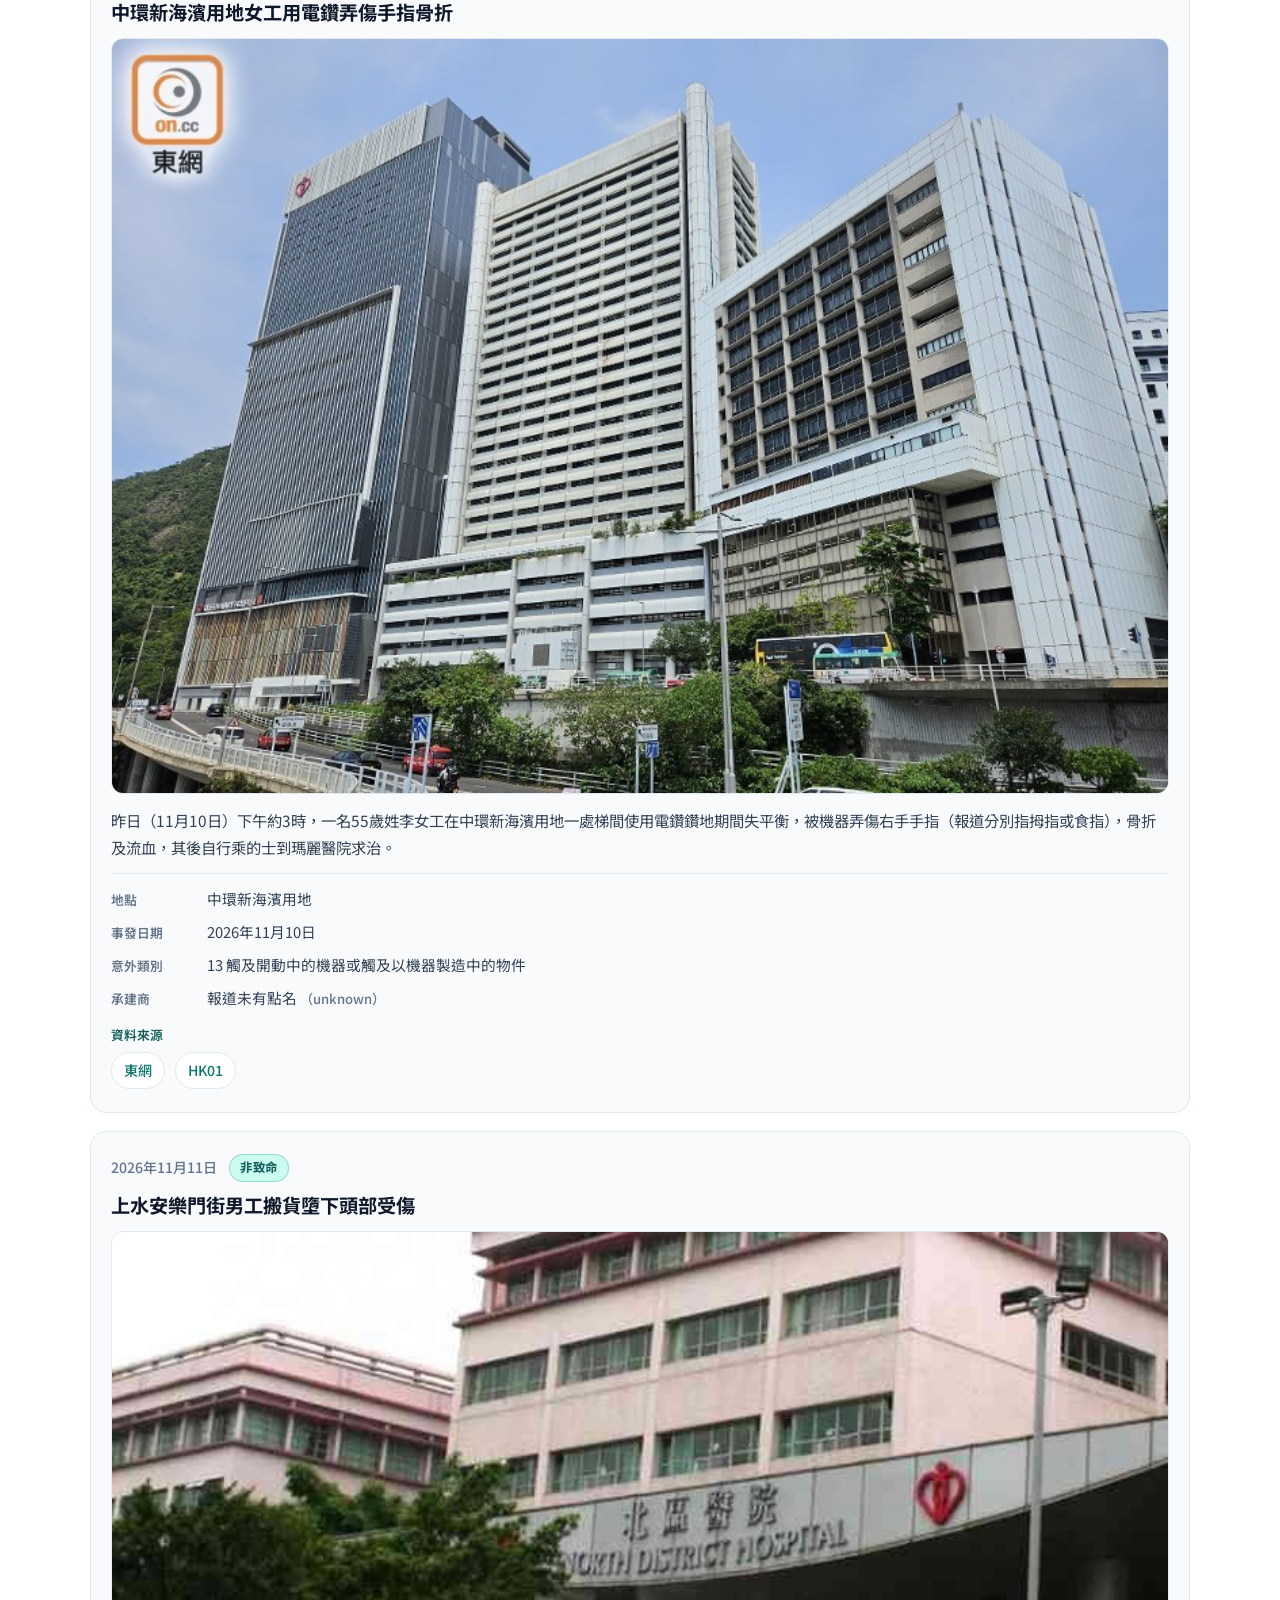
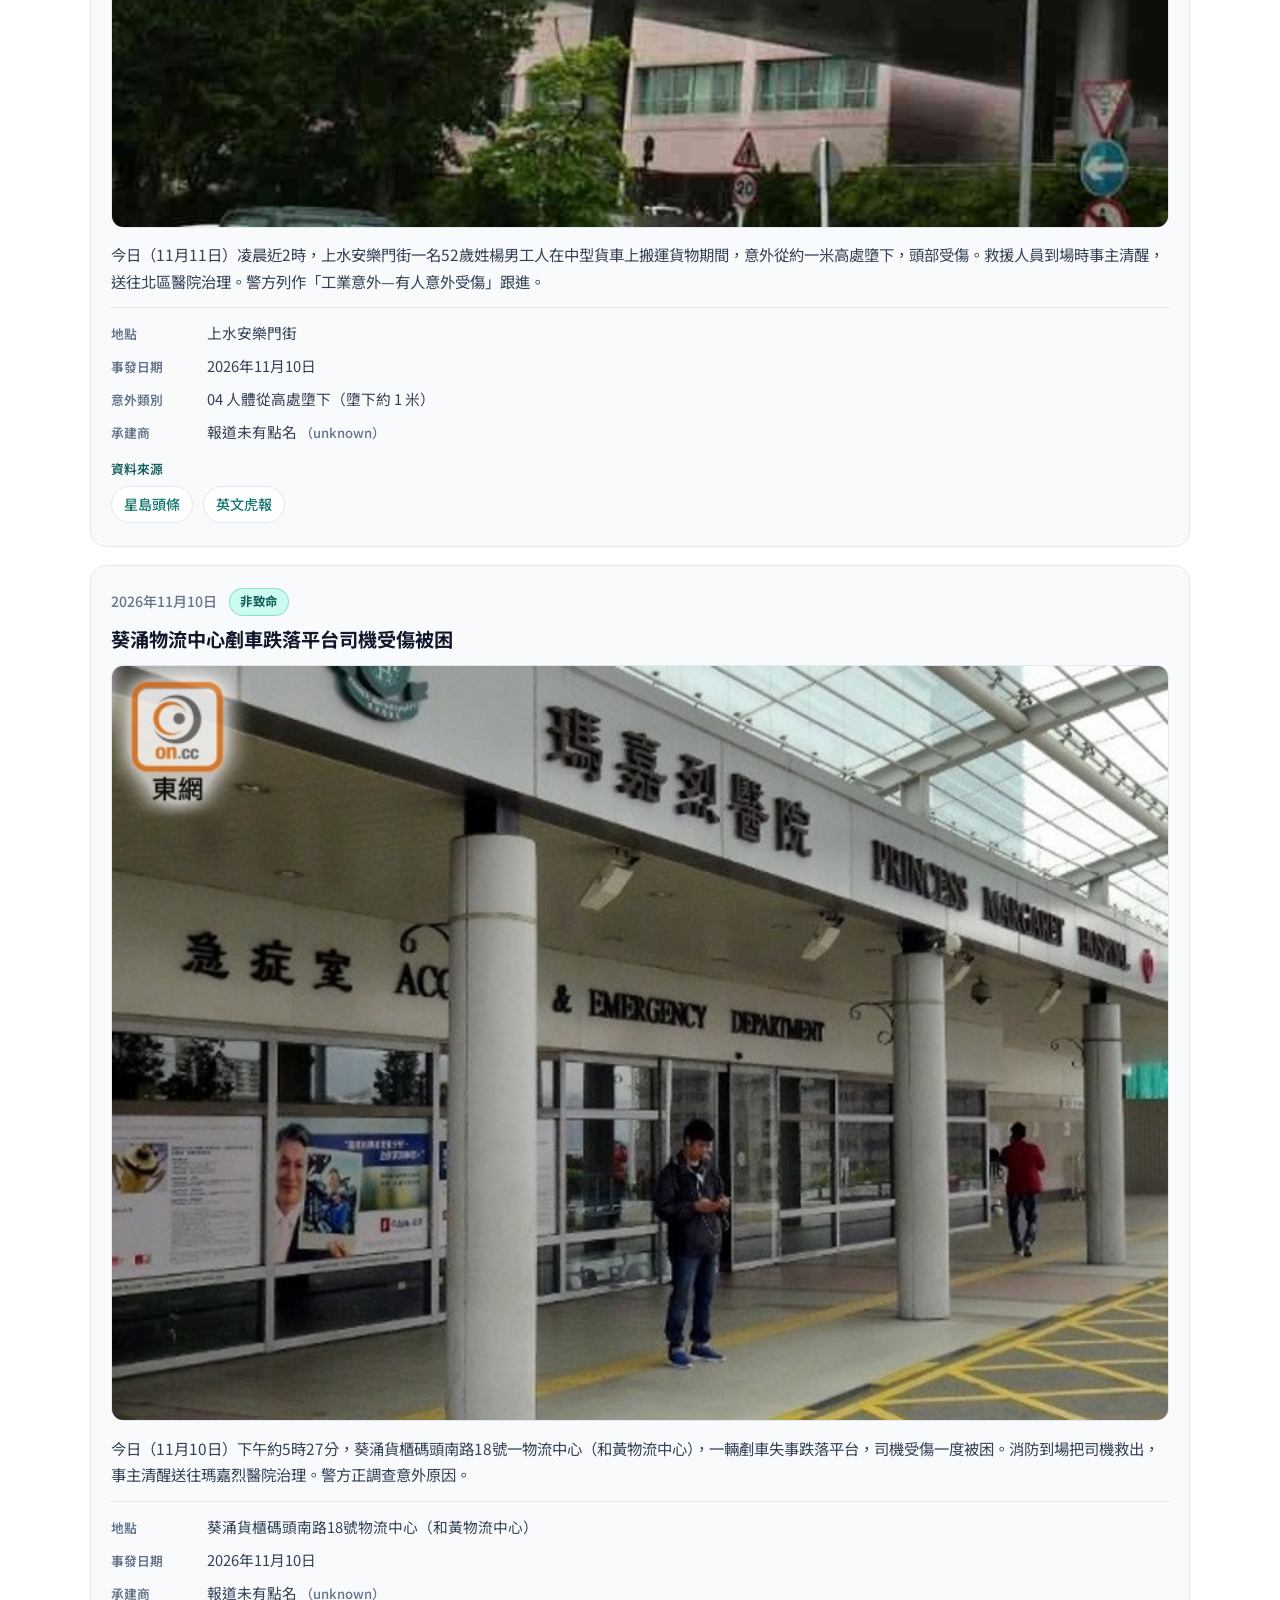
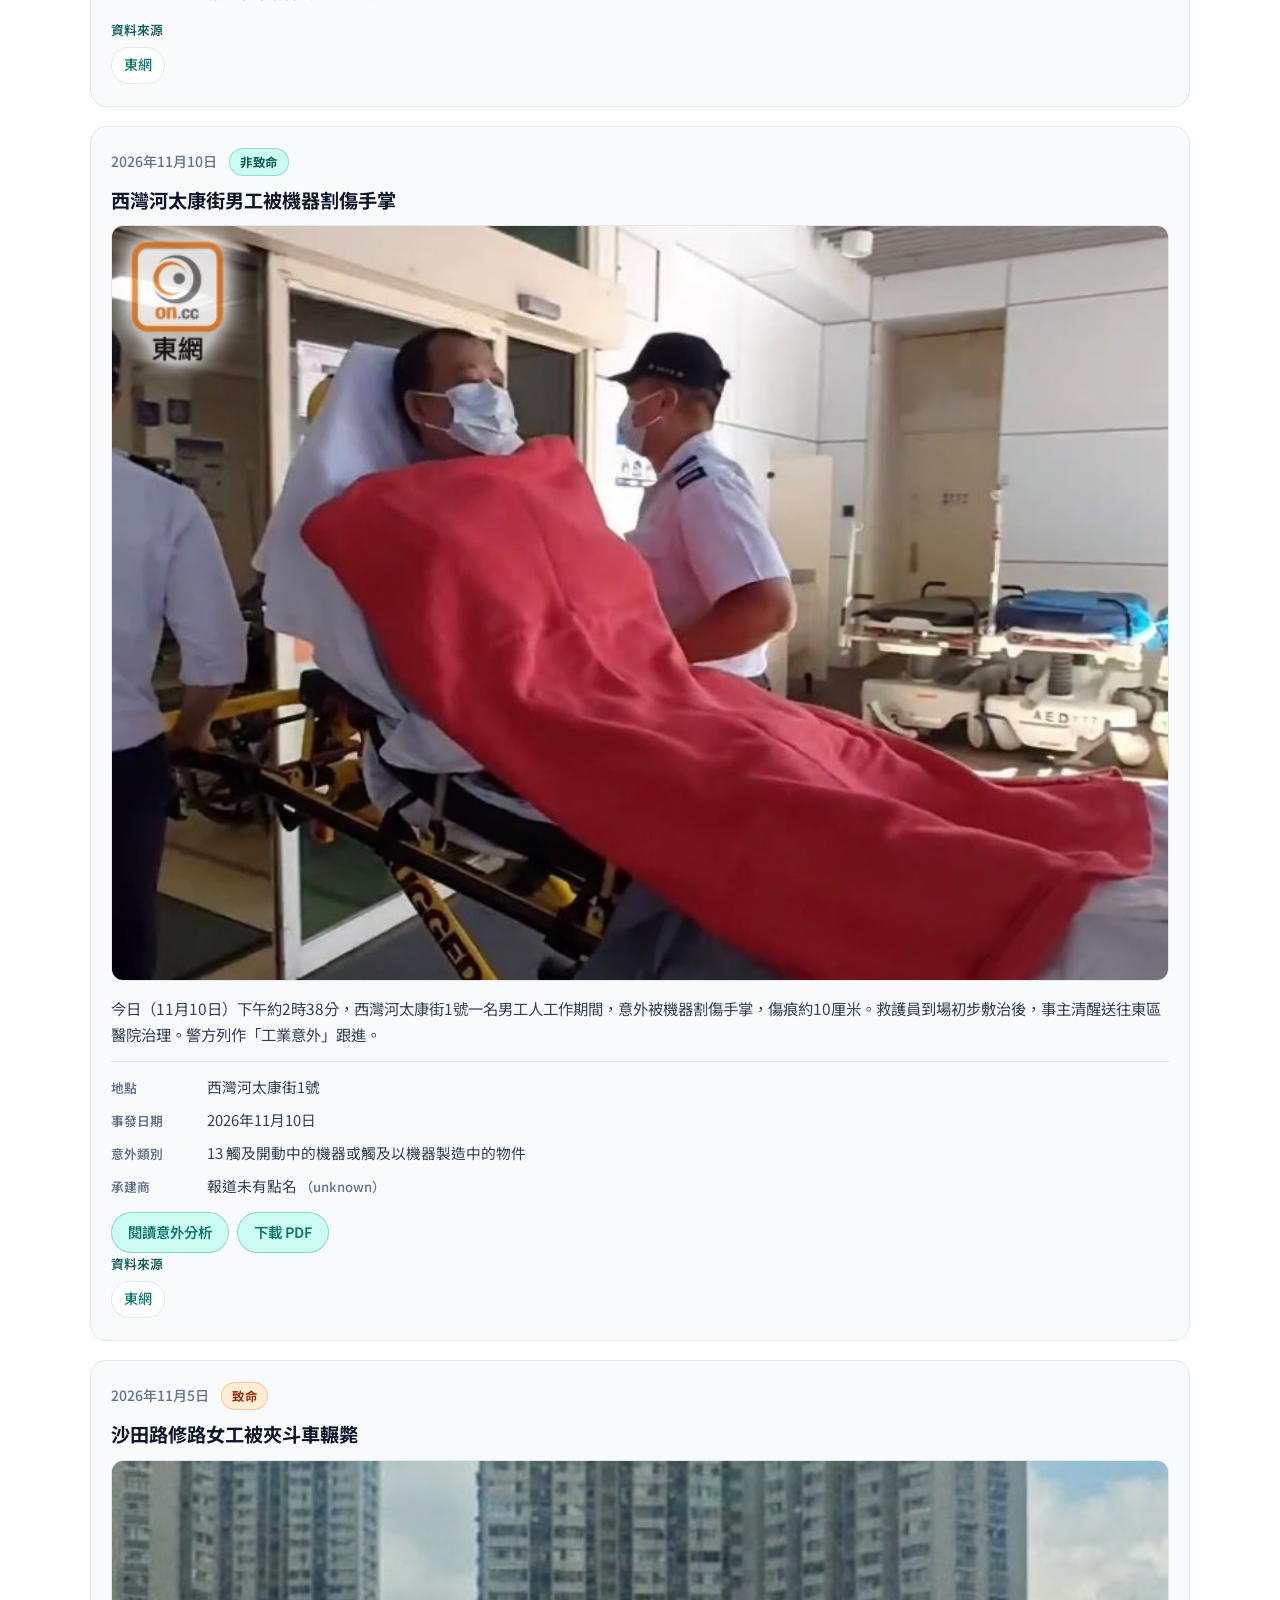
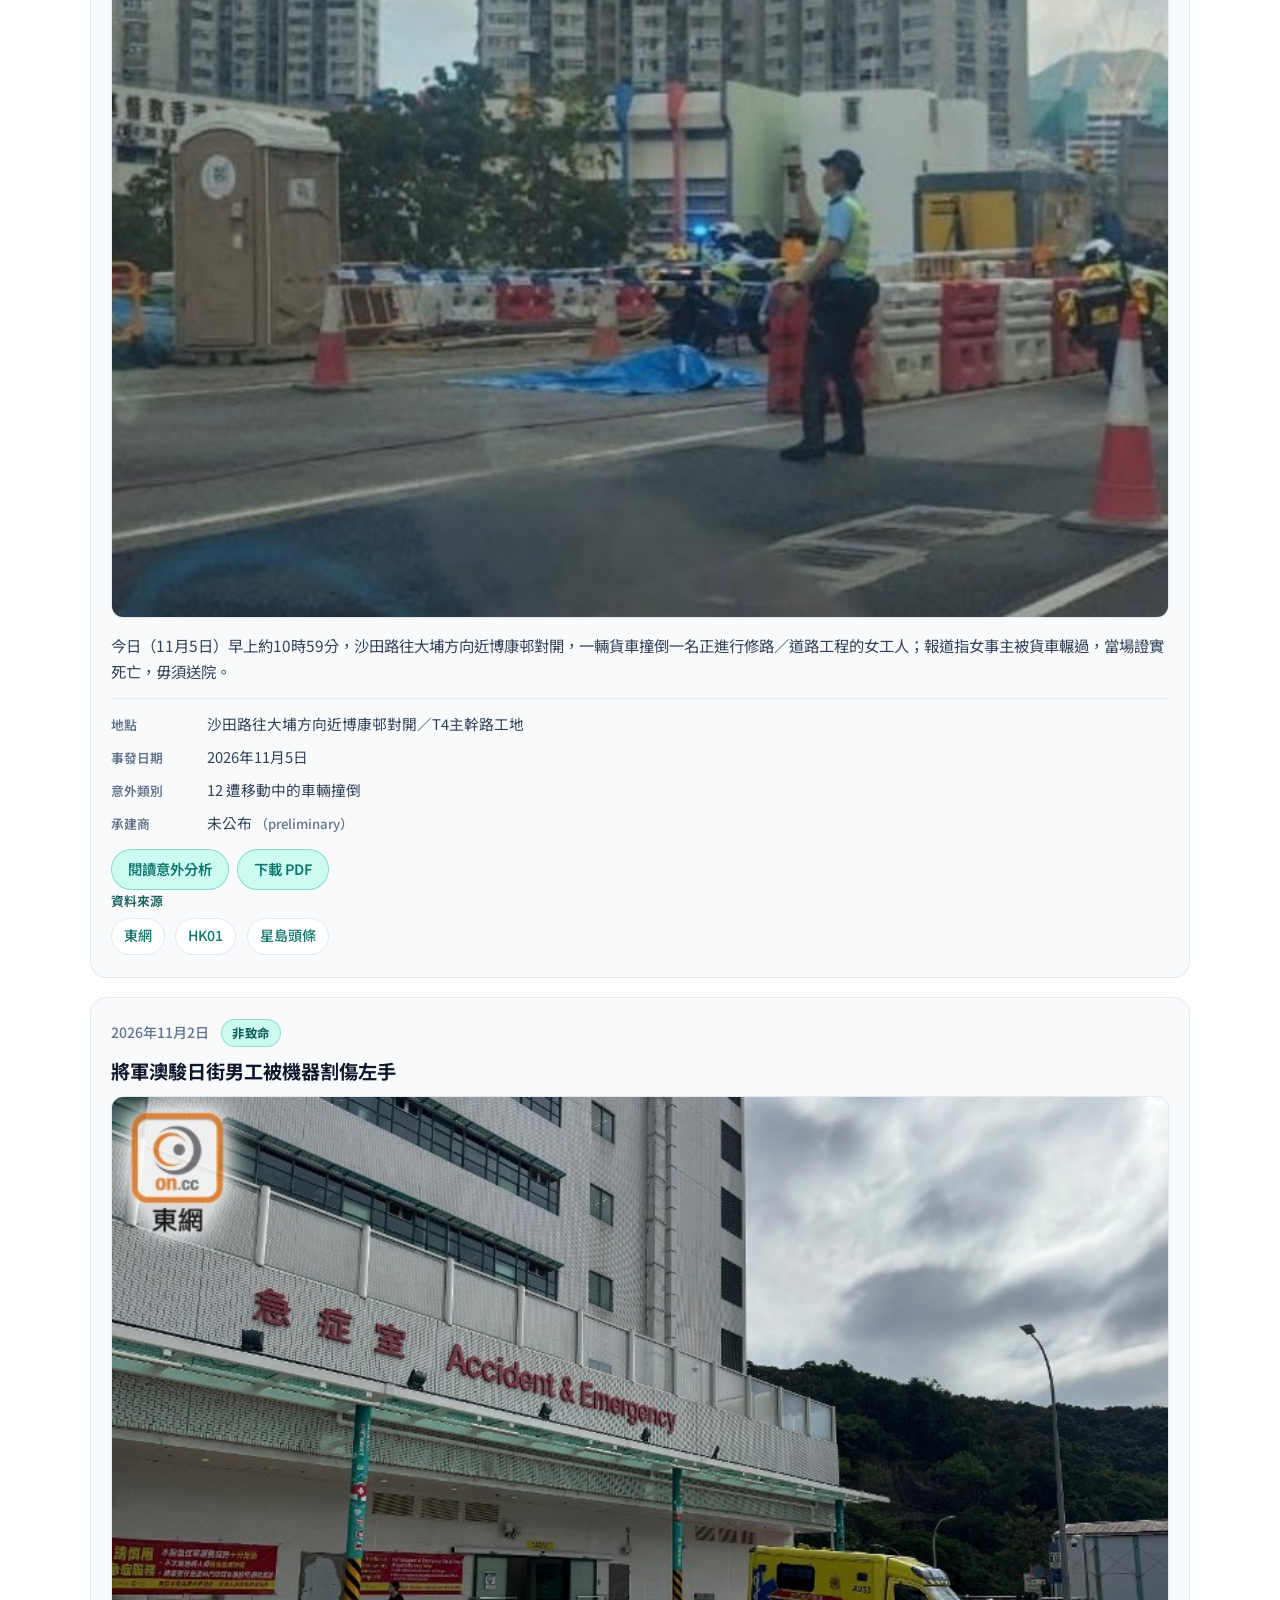
<file: news.html>
<!DOCTYPE html>
<html lang="zh-Hant-HK">
<head>
  <meta charset="UTF-8" />
  <meta name="viewport" content="width=device-width, initial-scale=1" />
  <meta name="description" content="協同安全顧問公司 — 香港工地及工業安全相關新聞摘要。" />
  <meta name="theme-color" content="#0d9488" />
  <title>新聞｜協同安全顧問公司</title>
  <link rel="preconnect" href="https://fonts.googleapis.com" />
  <link rel="preconnect" href="https://fonts.gstatic.com" crossorigin />
  <link href="https://fonts.googleapis.com/css2?family=Noto+Sans+TC:wght@400;500;600;700&display=swap" rel="stylesheet" />
  <link rel="icon" type="image/png" href="assets/logo.png" />
  <link rel="stylesheet" href="styles.css" />
  <!--
    data/news.json 每筆 items[] 欄位：
    id, publishedAt (ISO 8601), severity ("fatal"|"non-fatal"|"non_fatal"), title, location?,
    occurredAt?, summary, accidentType? { code ("01"–"17"), label (表格2官方用字),
    fallDistanceMetres? (code 04), otherSpecify? (code 17) },
    contractor?, contractorConfidence?, sources[{outlet, url}],
  image? (相對路徑，建議置於 assets/news/)
  目錄與篩選只讀 publishedAt、severity、accidentType.code；類別選項用表格2第K部官方用字，不改寫各則 label。
  -->
</head>
<body>
  <a class="skip-link" href="#main">跳至主要內容</a>

  <header class="site-header" id="top">
    <div class="container header-inner">
      <a class="brand" href="index.html" aria-label="協同安全顧問公司首頁">
        <img src="assets/logo.png" alt="" width="44" height="44" class="brand-logo" />
        <span class="brand-text">
          <span class="brand-zh">協同安全顧問公司</span>
          <span class="brand-en">Synergy Safety Consultant Company</span>
        </span>
      </a>
      <button class="nav-toggle" type="button" aria-expanded="false" aria-controls="site-nav" aria-label="開啟選單">
        <span class="nav-toggle-bar" aria-hidden="true"></span>
        <span class="nav-toggle-bar" aria-hidden="true"></span>
        <span class="nav-toggle-bar" aria-hidden="true"></span>
      </button>
      <nav class="site-nav" id="site-nav" aria-label="主要導航">
        <ul>
          <li><a href="index.html">首頁</a></li>
          <li><a href="index.html#services">服務</a></li>
          <li><a href="index.html#about">關於</a></li>
          <li class="nav-has-sub">
            <button type="button" class="nav-sub-toggle" aria-expanded="false" aria-controls="nav-safety-submenu">職安資訊</button>
            <ul class="nav-submenu" id="nav-safety-submenu">
              <li><a href="news.html" aria-current="page">新聞</a></li>
              <li><a href="analysis.html">意外分析</a></li>
              <li><a href="stats.html">統計</a></li>
              <li><a href="alerts.html">勞工處警示</a></li>
            </ul>
          </li>
          <li><a href="index.html#contact">聯絡</a></li>
          <li><a class="nav-cta" href="index.html#contact">立即查詢</a></li>
        </ul>
      </nav>
    </div>
  </header>

  <main id="main">
    <section class="news-hero" aria-labelledby="news-title">
      <div class="container">
        <header class="section-head">
          <p class="eyebrow">Safety News</p>
          <h1 id="news-title">安全新聞</h1>
          <p class="section-lead">匯編香港及相關地區工地、工業安全事件與報導摘要，方便查閱及風險意識參考。</p>
        </header>
      </div>
    </section>

    <section class="news-list-section" aria-labelledby="news-feed-label">
      <div class="container">
        <h2 id="news-feed-label" class="visually-hidden">新聞列表</h2>
        <div id="news-tools" class="news-tools" hidden>
          <form id="news-filters" class="news-filters" action="#" method="get">
            <div class="news-filter">
              <label for="news-filter-severity">嚴重程度</label>
              <select id="news-filter-severity">
                <option value="">全部</option>
                <option value="fatal">致命</option>
                <option value="non-fatal">非致命</option>
              </select>
            </div>
            <div class="news-filter">
              <label for="news-filter-type">意外類別</label>
              <select id="news-filter-type"></select>
            </div>
            <p id="news-filter-count" class="news-filter-count" aria-live="polite"></p>
          </form>
          <nav id="news-toc" class="news-toc" aria-labelledby="news-toc-title">
            <h2 id="news-toc-title" class="news-toc-title">目錄</h2>
            <div id="news-toc-groups" class="news-toc-groups"></div>
          </nav>
        </div>
        <div id="news-status" class="news-status" role="status" aria-live="polite">載入中…</div>
        <ul id="news-list" class="news-list" hidden></ul>
        <div id="news-empty" class="news-empty" hidden>
          <p class="news-empty-title">暫無新聞項目</p>
          <p class="news-empty-text">當有新資料加入 <code>data/news.json</code> 後，列表會自動顯示於此。</p>
          <p class="news-empty-actions">
            <button type="button" id="news-filter-reset" class="btn btn-secondary" hidden>清除篩選</button>
            <a class="btn btn-secondary" id="news-empty-home" href="index.html">返回首頁</a>
          </p>
        </div>
        <div id="news-error" class="news-error" hidden>
          <p>無法載入新聞資料，請稍後再試。</p>
        </div>
      </div>
    </section>
  </main>

  <footer class="site-footer">
    <div class="container footer-inner">
      <div class="footer-brand">
        <img src="assets/logo.png" alt="" width="36" height="36" />
        <div>
          <p class="footer-zh">協同安全顧問公司</p>
          <p class="footer-en">Synergy Safety Consultant Company</p>
        </div>
      </div>
      <p class="footer-legal"><a href="disclaimer.html">免責聲明及使用條款</a></p>
      <p class="footer-copy">© <span id="year"></span> 協同安全顧問公司. 版權所有.</p>
      <a class="footer-top" href="#top">返回頂部</a>
    </div>
  </footer>

  <a class="whatsapp-fab" href="https://wa.me/85268808830" target="_blank" rel="noopener noreferrer" aria-label="WhatsApp 聯絡我們">
    <span class="whatsapp-fab-text">WhatsApp</span>
  </a>

  <script src="assets/site.js"></script>
  <script>
    (function () {
      var statusEl = document.getElementById('news-status');
      var listEl = document.getElementById('news-list');
      var emptyEl = document.getElementById('news-empty');
      var errorEl = document.getElementById('news-error');
      var toolsEl = document.getElementById('news-tools');
      var filtersForm = document.getElementById('news-filters');
      var severityEl = document.getElementById('news-filter-severity');
      var typeEl = document.getElementById('news-filter-type');
      var countEl = document.getElementById('news-filter-count');
      var tocGroupsEl = document.getElementById('news-toc-groups');
      var emptyTitleEl = emptyEl ? emptyEl.querySelector('.news-empty-title') : null;
      var emptyTextEl = emptyEl ? emptyEl.querySelector('.news-empty-text') : null;
      var resetBtn = document.getElementById('news-filter-reset');
      var emptyHomeEl = document.getElementById('news-empty-home');
      var allItems = [];
      var EMPTY_DATA_HTML = '當有新資料加入 <code>data/news.json</code> 後，列表會自動顯示於此。';

      var OFFICIAL_ACCIDENT_TYPES = [
        { code: '01', label: '受困於物件之內或物件之間' },
        { code: '02', label: '提舉或搬運物件時受傷' },
        { code: '03', label: '滑倒、絆倒或在同一高度跌倒' },
        { code: '04', label: '人體從高處墮下' },
        { code: '05', label: '與固定或不動的物件碰撞' },
        { code: '06', label: '與移動的物件碰撞' },
        { code: '07', label: '踏在物件上' },
        { code: '08', label: '暴露於有害物質中或接觸有害物質' },
        { code: '09', label: '觸電或接觸放出的電流' },
        { code: '10', label: '受困於倒塌或翻側的物件' },
        { code: '11', label: '遭移動或墮下的物件撞擊' },
        { code: '12', label: '遭移動中的車輛撞倒' },
        { code: '13', label: '觸及開動中的機器或觸及以機器製造中的物件' },
        { code: '14', label: '遇溺' },
        { code: '15', label: '火警燒傷' },
        { code: '16', label: '爆炸受傷' },
        { code: '17', label: '其他（請指明）' }
      ];
      var OFFICIAL_ACCIDENT_BY_CODE = Object.create(null);
      OFFICIAL_ACCIDENT_TYPES.forEach(function (type) {
        OFFICIAL_ACCIDENT_BY_CODE[type.code] = type.label;
      });

      var dateFmt = new Intl.DateTimeFormat('zh-Hant-HK', {
        year: 'numeric',
        month: 'long',
        day: 'numeric',
      });

      function formatDate(iso) {
        if (!iso) return '';
        var d = new Date(iso);
        if (isNaN(d.getTime())) return '';
        return dateFmt.format(d);
      }

      function normalizeSeverity(severity) {
        if (severity == null || severity === '') return '';
        var s = String(severity).trim().toLowerCase().replace(/_/g, '-');
        if (s === 'fatal') return 'fatal';
        if (s === 'non-fatal' || s === 'nonfatal') return 'non-fatal';
        var raw = String(severity).trim().toLowerCase();
        if (/^non[-_]?fatal$/i.test(raw) || (raw.indexOf('non') === 0 && raw.indexOf('fatal') > 0)) {
          return 'non-fatal';
        }
        return s;
      }

      function severityLabel(severity) {
        var norm = normalizeSeverity(severity);
        if (norm === 'fatal') return '致命';
        if (norm === 'non-fatal') return '非致命';
        return severity || '';
      }

      function accidentCode(item) {
        var at = item && item.accidentType;
        if (!at || at.code == null) return '';
        var code = String(at.code).trim();
        if (!/^\d{1,2}$/.test(code)) return '';
        code = code.padStart(2, '0');
        return OFFICIAL_ACCIDENT_BY_CODE[code] ? code : '';
      }

      function itemMatches(item, severity, type) {
        if (severity && normalizeSeverity(item.severity) !== severity) return false;
        if (!type) return true;
        var code = accidentCode(item);
        if (type === 'unclassified') return !code;
        return code === type;
      }

      function fillTypeOptions() {
        if (!typeEl || typeEl.options.length) return;
        var all = document.createElement('option');
        all.value = '';
        all.textContent = '全部';
        typeEl.appendChild(all);
        OFFICIAL_ACCIDENT_TYPES.forEach(function (type) {
          var opt = document.createElement('option');
          opt.value = type.code;
          opt.textContent = type.code + ' ' + type.label;
          typeEl.appendChild(opt);
        });
        var unclassified = document.createElement('option');
        unclassified.value = 'unclassified';
        unclassified.textContent = '未分類';
        typeEl.appendChild(unclassified);
      }

      function showDataEmpty() {
        if (toolsEl) toolsEl.hidden = true;
        if (listEl) listEl.hidden = true;
        if (!emptyEl) return;
        if (emptyTitleEl) emptyTitleEl.textContent = '暫無新聞項目';
        if (emptyTextEl) emptyTextEl.innerHTML = EMPTY_DATA_HTML;
        if (resetBtn) resetBtn.hidden = true;
        if (emptyHomeEl) emptyHomeEl.hidden = false;
        emptyEl.hidden = false;
      }

      function showFilterEmpty() {
        if (listEl) listEl.hidden = true;
        if (!emptyEl) return;
        if (emptyTitleEl) emptyTitleEl.textContent = '沒有符合篩選的新聞';
        if (emptyTextEl) emptyTextEl.textContent = '請改選嚴重程度或意外類別，或清除篩選以查看全部新聞。';
        if (resetBtn) resetBtn.hidden = false;
        if (emptyHomeEl) emptyHomeEl.hidden = true;
        emptyEl.hidden = false;
      }

      function renderToc(items) {
        if (!tocGroupsEl) return;
        tocGroupsEl.textContent = '';
        if (!items.length) {
          var empty = document.createElement('p');
          empty.className = 'news-toc-empty';
          empty.textContent = '沒有符合篩選條件的新聞。';
          tocGroupsEl.appendChild(empty);
          return;
        }
        var currentLabel = null;
        var currentList = null;
        items.forEach(function (item) {
          if (!item || !item.id) return;
          var dateLabel = formatDate(item.publishedAt) || '—';
          if (dateLabel !== currentLabel) {
            currentLabel = dateLabel;
            var group = document.createElement('section');
            group.className = 'news-toc-group';
            var heading = document.createElement('h3');
            heading.className = 'news-toc-date';
            heading.textContent = dateLabel;
            currentList = document.createElement('ol');
            currentList.className = 'news-toc-list';
            group.appendChild(heading);
            group.appendChild(currentList);
            tocGroupsEl.appendChild(group);
          }
          var li = document.createElement('li');
          var link = document.createElement('a');
          link.href = '#news-' + item.id;
          link.textContent = item.title || '（無標題）';
          li.appendChild(link);
          currentList.appendChild(li);
        });
      }

      function applyFilters() {
        var severity = severityEl ? severityEl.value : '';
        var type = typeEl ? typeEl.value : '';
        var visible = [];
        allItems.forEach(function (item) {
          var match = itemMatches(item, severity, type);
          var card = item && item.id ? document.getElementById('news-' + item.id) : null;
          if (card) card.hidden = !match;
          if (match) visible.push(item);
        });
        renderToc(visible);
        if (countEl) {
          countEl.textContent = '顯示 ' + visible.length + ' 則，共 ' + allItems.length + ' 則';
        }
        if (!visible.length) {
          showFilterEmpty();
          return;
        }
        if (listEl) listEl.hidden = false;
        if (emptyEl) emptyEl.hidden = true;
      }

      function hashElementId() {
        var raw = location.hash ? location.hash.slice(1) : '';
        if (!raw) return '';
        try {
          raw = decodeURIComponent(raw);
        } catch (err) {
          return '';
        }
        return /^news-[A-Za-z0-9_-]+$/.test(raw) ? raw : '';
      }

      var pinHash = false;

      function scrollToElement(el) {
        if (!el) return;
        var header = document.querySelector('.site-header');
        var offset = (header ? header.offsetHeight : 72) + 12;
        var top = el.getBoundingClientRect().top + window.scrollY - offset;
        window.scrollTo({ top: Math.max(0, top), behavior: 'instant' });
      }

      function scrollHashIntoView() {
        if (!pinHash) return;
        var id = hashElementId();
        if (!id) return;
        var el = document.getElementById(id);
        if (!el || el.hidden) return;
        scrollToElement(el);
      }

      function revealHashTarget() {
        var id = hashElementId();
        if (!id) return;
        var el = document.getElementById(id);
        if (!el) return;
        if (el.hidden) {
          if (severityEl) severityEl.value = '';
          if (typeEl) typeEl.value = '';
          applyFilters();
          el = document.getElementById(id);
        }
        if (!el || el.hidden) return;
        pinHash = true;
        scrollToElement(el);
        window.requestAnimationFrame(scrollHashIntoView);
      }

      window.addEventListener('wheel', function () { pinHash = false; }, { passive: true });
      window.addEventListener('touchmove', function () { pinHash = false; }, { passive: true });
      document.addEventListener('click', function (event) {
        var target = event.target;
        if (target && target.closest && target.closest('#news-toc a, .news-card a')) pinHash = false;
      });

      fillTypeOptions();
      if (filtersForm) {
        filtersForm.addEventListener('submit', function (event) {
          event.preventDefault();
        });
      }
      if (severityEl) severityEl.addEventListener('change', applyFilters);
      if (typeEl) typeEl.addEventListener('change', applyFilters);
      if (resetBtn) {
        resetBtn.addEventListener('click', function () {
          if (severityEl) severityEl.value = '';
          if (typeEl) typeEl.value = '';
          applyFilters();
        });
      }
      window.addEventListener('hashchange', function () {
        var id = hashElementId();
        if (!id) return;
        var el = document.getElementById(id);
        if (el && el.hidden) revealHashTarget();
      });

      function hideStatus() {
        if (statusEl) {
          statusEl.hidden = true;
          statusEl.textContent = '';
        }
      }

      function buildAnalysisMap(analyses) {
        var map = Object.create(null);
        (analyses || []).forEach(function (analysis) {
          if (!analysis || !analysis.id) return;
          if (analysis.newsId) map[analysis.newsId] = analysis;
          if (!map[analysis.id]) map[analysis.id] = analysis;
        });
        return map;
      }

      function pdfFileName(pdfPath) {
        var parts = String(pdfPath).split('/');
        return parts[parts.length - 1] || 'report.pdf';
      }

      function renderItem(item, analysisByNewsId) {
        var li = document.createElement('li');
        li.className = 'news-card';
        if (item.id) li.id = 'news-' + item.id;
        li.dataset.severity = normalizeSeverity(item.severity);
        li.dataset.accidentCode = accidentCode(item);

        var sev = normalizeSeverity(item.severity) === 'fatal' ? 'fatal' : 'non-fatal';
        var badgeClass = 'news-badge news-badge--' + sev;

        var head = document.createElement('div');
        head.className = 'news-card-head';

        var time = document.createElement('time');
        time.className = 'news-date';
        time.dateTime = item.publishedAt || '';
        time.textContent = formatDate(item.publishedAt) || '—';

        var badge = document.createElement('span');
        badge.className = badgeClass;
        badge.textContent = severityLabel(item.severity);

        head.appendChild(time);
        head.appendChild(badge);

        var title = document.createElement('h3');
        title.className = 'news-card-title';
        title.textContent = item.title || '（無標題）';

        li.appendChild(head);
        li.appendChild(title);

        if (item.image) {
          var figure = document.createElement('figure');
          figure.className = 'news-figure';
          var img = document.createElement('img');
          img.src = item.image;
          img.alt = '';
          img.loading = 'lazy';
          img.decoding = 'async';
          figure.appendChild(img);
          li.appendChild(figure);
        }

        if (item.summary) {
          var summary = document.createElement('p');
          summary.className = 'news-summary';
          summary.textContent = item.summary;
          li.appendChild(summary);
        }

        var details = document.createElement('dl');
        details.className = 'news-meta';

        if (item.location) {
          var locRow = document.createElement('div');
          locRow.className = 'news-meta-row';
          var locDt = document.createElement('dt');
          locDt.textContent = '地點';
          var locDd = document.createElement('dd');
          locDd.textContent = item.location;
          locRow.appendChild(locDt);
          locRow.appendChild(locDd);
          details.appendChild(locRow);
        }

        if (item.occurredAt) {
          var occRow = document.createElement('div');
          occRow.className = 'news-meta-row';
          var occDt = document.createElement('dt');
          occDt.textContent = '事發日期';
          var occDd = document.createElement('dd');
          occDd.textContent = formatDate(item.occurredAt);
          occRow.appendChild(occDt);
          occRow.appendChild(occDd);
          details.appendChild(occRow);
        }

        if (item.accidentType && item.accidentType.code && item.accidentType.label) {
          var accRow = document.createElement('div');
          accRow.className = 'news-meta-row';
          var accDt = document.createElement('dt');
          accDt.textContent = '意外類別';
          var accDd = document.createElement('dd');
          var accText = item.accidentType.code + ' ' + item.accidentType.label;
          if (item.accidentType.code === '04' && item.accidentType.fallDistanceMetres != null) {
            accText += '（墮下約 ' + item.accidentType.fallDistanceMetres + ' 米）';
          }
          if (item.accidentType.code === '17' && item.accidentType.otherSpecify) {
            accText += '：' + item.accidentType.otherSpecify;
          }
          accDd.textContent = accText;
          accRow.appendChild(accDt);
          accRow.appendChild(accDd);
          details.appendChild(accRow);
        }

        if (item.contractor) {
          var conRow = document.createElement('div');
          conRow.className = 'news-meta-row';
          var conDt = document.createElement('dt');
          conDt.textContent = '承建商';
          var conDd = document.createElement('dd');
          conDd.textContent = item.contractor;
          if (item.contractorConfidence) {
            conDd.appendChild(document.createTextNode(' '));
            var conf = document.createElement('span');
            conf.className = 'news-confidence';
            conf.textContent = '（' + item.contractorConfidence + '）';
            conDd.appendChild(conf);
          }
          conRow.appendChild(conDt);
          conRow.appendChild(conDd);
          details.appendChild(conRow);
        }

        if (details.childElementCount) {
          li.appendChild(details);
        }

        var analysis = item.id && analysisByNewsId ? analysisByNewsId[item.id] : null;
        if (analysis && analysis.id) {
          var analysisWrap = document.createElement('p');
          analysisWrap.className = 'news-analysis-link';
          var analysisA = document.createElement('a');
          analysisA.className = 'news-analysis-cta';
          analysisA.href = 'analysis.html#analysis-' + analysis.id;
          analysisA.textContent = '閱讀意外分析';
          analysisWrap.appendChild(analysisA);
          if (analysis.pdf) {
            var pdfA = document.createElement('a');
            pdfA.className = 'news-analysis-cta';
            pdfA.href = analysis.pdf;
            pdfA.setAttribute('download', pdfFileName(analysis.pdf));
            pdfA.type = 'application/pdf';
            pdfA.textContent = '下載 PDF';
            analysisWrap.appendChild(pdfA);
          }
          li.appendChild(analysisWrap);
        }

        var sources = Array.isArray(item.sources) ? item.sources : [];
        if (sources.length) {
          var sourcesWrap = document.createElement('div');
          sourcesWrap.className = 'news-sources';
          var sourcesLabel = document.createElement('p');
          sourcesLabel.className = 'news-sources-label';
          sourcesLabel.textContent = '資料來源';
          sourcesWrap.appendChild(sourcesLabel);
          var ul = document.createElement('ul');
          ul.className = 'news-sources-list';
          sources.forEach(function (src) {
            if (!src || !src.url) return;
            var sli = document.createElement('li');
            var a = document.createElement('a');
            a.href = src.url;
            a.textContent = src.outlet || src.url;
            a.target = '_blank';
            a.rel = 'noopener noreferrer';
            sli.appendChild(a);
            ul.appendChild(sli);
          });
          if (ul.childElementCount) {
            sourcesWrap.appendChild(ul);
            li.appendChild(sourcesWrap);
          }
        }

        return li;
      }

      Promise.all([
        fetch('data/news.json', { credentials: 'same-origin' }).then(function (res) {
          if (!res.ok) throw new Error('HTTP ' + res.status);
          return res.json();
        }),
        fetch('data/analyses.json', { credentials: 'same-origin' })
          .then(function (res) {
            if (!res.ok) return { items: [] };
            return res.json();
          })
          .catch(function () {
            return { items: [] };
          }),
      ])
        .then(function (results) {
          hideStatus();
          var data = results[0];
          var analysesData = results[1];
          var analysisByNewsId = buildAnalysisMap(
            analysesData && Array.isArray(analysesData.items) ? analysesData.items : []
          );
          var items = (data && Array.isArray(data.items)) ? data.items.slice() : [];
          items.sort(function (a, b) {
            var ta = new Date(a && a.publishedAt).getTime() || 0;
            var tb = new Date(b && b.publishedAt).getTime() || 0;
            return tb - ta;
          });

          if (!items.length) {
            showDataEmpty();
            return;
          }

          allItems = items;
          if (toolsEl) toolsEl.hidden = false;
          listEl.hidden = false;
          items.forEach(function (item) {
            listEl.appendChild(renderItem(item, analysisByNewsId));
          });
          applyFilters();
          if (listEl) {
            listEl.querySelectorAll('img').forEach(function (img) {
              if (img.complete) return;
              img.addEventListener('load', scrollHashIntoView);
            });
          }
          revealHashTarget();
        })
        .catch(function () {
          hideStatus();
          errorEl.hidden = false;
        });
    })();
  </script>
</body>
</html>
</file>
<file: styles.css>
/* Synergy Safety Consultant Company — landing page */

:root {
  --teal: #0d9488;
  --teal-dark: #0f766e;
  --teal-soft: #ccfbf1;
  --teal-muted: #115e59;
  --orange: #f97316;
  --orange-dark: #ea580c;
  --orange-soft: #ffedd5;
  --ink: #0f172a;
  --ink-soft: #334155;
  --muted: #64748b;
  --line: #e2e8f0;
  --bg: #ffffff;
  --bg-soft: #f8fafc;
  --bg-tint: #f0fdfa;
  --shadow: 0 10px 30px rgba(15, 23, 42, 0.08);
  --shadow-soft: 0 4px 16px rgba(13, 148, 136, 0.12);
  --radius: 16px;
  --radius-sm: 12px;
  --container: 1100px;
  --header-h: 72px;
  --font: "Noto Sans TC", "PingFang HK", "Microsoft JhengHei", sans-serif;
}

*,
*::before,
*::after {
  box-sizing: border-box;
}

html {
  scroll-behavior: smooth;
}

body {
  margin: 0;
  font-family: var(--font);
  color: var(--ink);
  background: var(--bg);
  line-height: 1.7;
  -webkit-font-smoothing: antialiased;
}

body.nav-open {
  overflow: hidden;
}

img {
  max-width: 100%;
  height: auto;
  display: block;
}

a {
  color: var(--teal-dark);
  text-decoration-thickness: 1px;
  text-underline-offset: 0.18em;
}

a:hover {
  color: var(--orange-dark);
}

:focus-visible {
  outline: 3px solid var(--orange);
  outline-offset: 3px;
}

.skip-link {
  position: absolute;
  left: 1rem;
  top: -100px;
  z-index: 1000;
  background: var(--ink);
  color: #fff;
  padding: 0.6rem 1rem;
  border-radius: 8px;
}

.skip-link:focus {
  top: 1rem;
}

.container {
  width: min(100% - 2rem, var(--container));
  margin-inline: auto;
}

/* Header */
.site-header {
  position: sticky;
  top: 0;
  z-index: 100;
  background: rgba(255, 255, 255, 0.92);
  backdrop-filter: blur(12px);
  border-bottom: 1px solid rgba(226, 232, 240, 0.9);
}

.header-inner {
  min-height: var(--header-h);
  display: flex;
  align-items: center;
  justify-content: space-between;
  gap: 1rem;
}

.brand {
  display: inline-flex;
  align-items: center;
  gap: 0.75rem;
  text-decoration: none;
  color: inherit;
  min-width: 0;
}

.brand:hover {
  color: inherit;
}

.brand-logo {
  width: 44px;
  height: 44px;
  flex-shrink: 0;
}

.brand-text {
  display: flex;
  flex-direction: column;
  min-width: 0;
  line-height: 1.25;
}

.brand-zh {
  font-weight: 700;
  font-size: 0.98rem;
  white-space: nowrap;
  overflow: hidden;
  text-overflow: ellipsis;
}

.brand-en {
  font-size: 0.75rem;
  color: var(--muted);
  letter-spacing: 0.02em;
}

.nav-toggle {
  display: inline-flex;
  flex-direction: column;
  justify-content: center;
  gap: 5px;
  width: 44px;
  height: 44px;
  border: 1px solid var(--line);
  border-radius: 10px;
  background: #fff;
  cursor: pointer;
  padding: 0;
}

.nav-toggle-bar {
  display: block;
  width: 18px;
  height: 2px;
  margin-inline: auto;
  background: var(--ink);
  border-radius: 2px;
  transition: transform 0.2s ease, opacity 0.2s ease;
}

.nav-toggle[aria-expanded="true"] .nav-toggle-bar:nth-child(1) {
  transform: translateY(7px) rotate(45deg);
}

.nav-toggle[aria-expanded="true"] .nav-toggle-bar:nth-child(2) {
  opacity: 0;
}

.nav-toggle[aria-expanded="true"] .nav-toggle-bar:nth-child(3) {
  transform: translateY(-7px) rotate(-45deg);
}

.site-nav ul {
  list-style: none;
  margin: 0;
  padding: 0;
  display: flex;
  flex-direction: column;
  gap: 0.25rem;
}

.site-nav a {
  display: block;
  padding: 0.85rem 1rem;
  text-decoration: none;
  color: var(--ink-soft);
  font-weight: 500;
  border-radius: 10px;
}

.site-nav a:hover {
  background: var(--bg-tint);
  color: var(--teal-dark);
}

.nav-cta {
  background: linear-gradient(135deg, var(--teal), var(--teal-dark));
  color: #fff !important;
  text-align: center;
  margin-top: 0.35rem;
}

.nav-cta:hover {
  background: linear-gradient(135deg, var(--orange), var(--orange-dark)) !important;
  color: #fff !important;
}

.site-nav {
  position: fixed;
  inset: var(--header-h) 0 auto 0;
  background: #fff;
  border-bottom: 1px solid var(--line);
  padding: 0.75rem 1rem 1rem;
  transform: translateY(-120%);
  opacity: 0;
  pointer-events: none;
  transition: transform 0.22s ease, opacity 0.22s ease;
  box-shadow: var(--shadow);
}

.site-nav.is-open {
  transform: translateY(0);
  opacity: 1;
  pointer-events: auto;
}

/* Hero */
.hero {
  position: relative;
  overflow: hidden;
  padding: 3rem 0 3.5rem;
  background:
    radial-gradient(ellipse 80% 60% at 90% 10%, rgba(249, 115, 22, 0.12), transparent 55%),
    radial-gradient(ellipse 70% 50% at 0% 80%, rgba(13, 148, 136, 0.12), transparent 50%),
    linear-gradient(180deg, #ffffff 0%, var(--bg-soft) 100%);
}

.hero-grid {
  display: grid;
  gap: 2.5rem;
  align-items: center;
}

.eyebrow {
  margin: 0 0 0.65rem;
  color: var(--teal);
  font-weight: 600;
  font-size: 0.9rem;
  letter-spacing: 0.04em;
}

.hero h1 {
  margin: 0 0 1rem;
  font-size: clamp(1.9rem, 5vw, 3rem);
  line-height: 1.2;
  letter-spacing: -0.02em;
}

.hero-tagline {
  margin: 0 0 1.75rem;
  font-size: 1.05rem;
  color: var(--ink-soft);
  max-width: 36rem;
}

.hero-actions {
  display: flex;
  flex-wrap: wrap;
  gap: 0.75rem;
  margin-bottom: 1.75rem;
}

.btn {
  display: inline-flex;
  align-items: center;
  justify-content: center;
  gap: 0.5rem;
  min-height: 48px;
  padding: 0.75rem 1.35rem;
  border-radius: 999px;
  font-weight: 600;
  text-decoration: none;
  border: 2px solid transparent;
  transition: transform 0.15s ease, box-shadow 0.15s ease, background 0.15s ease, color 0.15s ease;
}

.btn:hover {
  transform: translateY(-1px);
}

.btn-primary {
  background: linear-gradient(135deg, var(--orange), var(--orange-dark));
  color: #fff;
  box-shadow: 0 8px 20px rgba(249, 115, 22, 0.28);
}

.btn-primary:hover {
  color: #fff;
  box-shadow: 0 10px 24px rgba(249, 115, 22, 0.36);
}

.btn-secondary {
  background: #fff;
  color: var(--teal-dark);
  border-color: var(--teal);
}

.btn-secondary:hover {
  background: var(--teal-soft);
  color: var(--teal-muted);
}

.btn-whatsapp {
  background: #16a34a;
  color: #fff;
  width: 100%;
  box-shadow: 0 8px 18px rgba(22, 163, 74, 0.25);
}

.btn-whatsapp:hover {
  background: #15803d;
  color: #fff;
}

.hero-points {
  list-style: none;
  margin: 0;
  padding: 0;
  display: grid;
  gap: 0.55rem;
}

.hero-points li {
  position: relative;
  padding-left: 1.35rem;
  color: var(--ink-soft);
  font-size: 0.95rem;
}

.hero-points li::before {
  content: "";
  position: absolute;
  left: 0;
  top: 0.55em;
  width: 0.55rem;
  height: 0.55rem;
  border-radius: 50%;
  background: linear-gradient(135deg, var(--orange), var(--teal));
}

.hero-visual {
  display: flex;
  justify-content: center;
}

.hero-logo-wrap {
  width: min(280px, 70vw);
  aspect-ratio: 1;
  border-radius: 32px;
  background:
    radial-gradient(circle at 30% 25%, rgba(255, 255, 255, 0.95), transparent 45%),
    linear-gradient(160deg, #fff7ed, #f0fdfa 55%, #ecfeff);
  border: 1px solid rgba(226, 232, 240, 0.9);
  box-shadow: var(--shadow);
  display: grid;
  place-items: center;
  padding: 1.5rem;
}

.hero-logo {
  width: 85%;
  height: auto;
  filter: drop-shadow(0 8px 16px rgba(15, 23, 42, 0.12));
}

/* Sections */
.section-head {
  text-align: center;
  max-width: 40rem;
  margin: 0 auto 2.5rem;
}

.section-head.left {
  text-align: left;
  margin-left: 0;
  margin-right: 0;
}

.section-head h2 {
  margin: 0 0 0.75rem;
  font-size: clamp(1.6rem, 3.5vw, 2.1rem);
  letter-spacing: -0.02em;
}

.section-lead {
  margin: 0;
  color: var(--ink-soft);
}

/* Services */
.services {
  padding: 4rem 0;
  background: var(--bg);
}

.service-grid {
  list-style: none;
  margin: 0;
  padding: 0;
  display: grid;
  gap: 1rem;
  grid-template-columns: 1fr;
}

.service-card {
  background: var(--bg-soft);
  border: 1px solid var(--line);
  border-radius: var(--radius);
  padding: 1.35rem 1.25rem 1.4rem;
  transition: border-color 0.2s ease, box-shadow 0.2s ease, transform 0.2s ease;
}

.service-card:hover {
  border-color: rgba(13, 148, 136, 0.35);
  box-shadow: var(--shadow-soft);
  transform: translateY(-2px);
}

.service-icon {
  display: inline-flex;
  align-items: center;
  justify-content: center;
  min-width: 2.4rem;
  height: 2rem;
  padding: 0 0.55rem;
  margin-bottom: 0.85rem;
  border-radius: 999px;
  font-size: 0.78rem;
  font-weight: 700;
  letter-spacing: 0.04em;
  color: var(--teal-dark);
  background: var(--teal-soft);
}

.service-card:nth-child(odd) .service-icon {
  color: var(--orange-dark);
  background: var(--orange-soft);
}

.service-card h3 {
  margin: 0 0 0.25rem;
  font-size: 1.08rem;
  line-height: 1.35;
}

.service-en {
  margin: 0 0 0.7rem;
  color: var(--muted);
  font-size: 0.82rem;
}

.service-card > p:last-child {
  margin: 0;
  color: var(--ink-soft);
  font-size: 0.95rem;
}

/* About */
.about {
  padding: 4rem 0;
  background:
    linear-gradient(180deg, var(--bg-tint), #ffffff 40%, #ffffff);
  border-block: 1px solid rgba(204, 251, 241, 0.8);
}

.about-grid {
  display: grid;
  gap: 2rem;
  align-items: start;
}

.about-copy p {
  color: var(--ink-soft);
  margin: 0 0 1rem;
}

.about-facts {
  margin: 1.5rem 0 0;
  padding: 1rem 0 0;
  border-top: 1px solid var(--line);
  display: grid;
  gap: 1rem;
}

.about-facts dt {
  font-size: 0.8rem;
  color: var(--muted);
  margin: 0 0 0.15rem;
}

.about-facts dd {
  margin: 0;
  font-weight: 600;
}

.about-card {
  background: #fff;
  border: 1px solid var(--line);
  border-radius: var(--radius);
  padding: 1.75rem 1.5rem;
  box-shadow: var(--shadow);
  text-align: center;
}

.about-card-logo {
  width: 72px;
  height: 72px;
  margin: 0 auto 1rem;
}

.about-card-name {
  margin: 0;
  font-size: 1.35rem;
  font-weight: 700;
}

.about-card-en {
  margin: 0.15rem 0 0.35rem;
  color: var(--muted);
}

.about-card-role {
  margin: 0 0 1rem;
  color: var(--teal-dark);
  font-weight: 600;
  font-size: 0.95rem;
}

.about-card-note {
  margin: 0;
  color: var(--ink-soft);
  font-size: 0.92rem;
}

/* Contact */
.contact {
  padding: 4rem 0 4.5rem;
  background: var(--bg-soft);
}

.contact-grid {
  display: grid;
  gap: 1rem;
}

.contact-card {
  background: #fff;
  border: 1px solid var(--line);
  border-radius: var(--radius);
  padding: 1.35rem 1.25rem;
}

.contact-card h3 {
  margin: 0 0 0.75rem;
  font-size: 1rem;
  color: var(--teal-muted);
}

.contact-card p {
  margin: 0;
  color: var(--ink-soft);
}

.contact-link {
  color: var(--ink);
  text-decoration: none;
  font-weight: 500;
}

.contact-link:hover {
  color: var(--teal);
  text-decoration: underline;
}

.contact-list {
  list-style: none;
  margin: 0;
  padding: 0;
  display: grid;
  gap: 0.75rem;
}

.contact-list li {
  display: flex;
  flex-wrap: wrap;
  align-items: baseline;
  gap: 0.5rem 0.75rem;
}

.contact-meta {
  font-size: 0.8rem;
  color: var(--muted);
  background: var(--bg-soft);
  border-radius: 999px;
  padding: 0.15rem 0.55rem;
}

.contact-card-cta {
  background:
    linear-gradient(160deg, rgba(13, 148, 136, 0.08), rgba(249, 115, 22, 0.08)),
    #fff;
  border-color: rgba(13, 148, 136, 0.25);
}

.contact-card-cta p {
  margin-bottom: 1rem;
}

/* Footer */
.site-footer {
  background: var(--ink);
  color: #cbd5e1;
  padding: 1.75rem 0;
}

.footer-inner {
  display: grid;
  gap: 1rem;
  align-items: center;
  justify-items: start;
}

.footer-brand {
  display: flex;
  align-items: center;
  gap: 0.75rem;
}

.footer-brand img {
  width: 36px;
  height: 36px;
}

.footer-zh {
  margin: 0;
  color: #fff;
  font-weight: 700;
}

.footer-en {
  margin: 0.1rem 0 0;
  font-size: 0.8rem;
  color: #94a3b8;
}

.footer-copy {
  margin: 0;
  font-size: 0.88rem;
}

.footer-top {
  color: #99f6e4;
  text-decoration: none;
  font-weight: 600;
  font-size: 0.9rem;
}

.footer-top:hover {
  color: #fdba74;
}

/* Responsive */
@media (min-width: 640px) {
  .service-grid {
    grid-template-columns: repeat(2, 1fr);
  }

  .contact-grid {
    grid-template-columns: repeat(2, 1fr);
  }

  .about-facts {
    grid-template-columns: repeat(3, 1fr);
  }

  .footer-inner {
    grid-template-columns: 1fr auto auto;
    justify-items: stretch;
    align-items: center;
  }

  .footer-copy {
    justify-self: center;
  }

  .footer-top {
    justify-self: end;
  }
}

@media (min-width: 900px) {
  .nav-toggle {
    display: none;
  }

  .site-nav {
    position: static;
    inset: auto;
    background: transparent;
    border: 0;
    padding: 0;
    transform: none;
    opacity: 1;
    pointer-events: auto;
    box-shadow: none;
  }

  .site-nav ul {
    flex-direction: row;
    align-items: center;
    gap: 0.15rem;
  }

  .site-nav a {
    padding: 0.55rem 0.85rem;
  }

  .nav-cta {
    margin-top: 0;
    margin-left: 0.35rem;
    padding-inline: 1.1rem !important;
  }

  .hero {
    padding: 4.5rem 0 5rem;
  }

  .hero-grid {
    grid-template-columns: 1.15fr 0.85fr;
    gap: 3rem;
  }

  .service-grid {
    grid-template-columns: repeat(4, 1fr);
  }

  .about-grid {
    grid-template-columns: 1.4fr 0.8fr;
    gap: 3rem;
    align-items: center;
  }

  .contact-grid {
    grid-template-columns: repeat(4, 1fr);
  }

  .brand-zh {
    font-size: 1.05rem;
  }
}

@media (prefers-reduced-motion: reduce) {
  html {
    scroll-behavior: auto;
  }

  *,
  *::before,
  *::after {
    transition: none !important;
  }
}

.contact-grid-3 {
  grid-template-columns: 1fr;
}

@media (min-width: 640px) {
  .contact-grid-3 {
    grid-template-columns: repeat(3, 1fr);
  }
}

@media (min-width: 900px) {
  .contact-grid-3 {
    grid-template-columns: repeat(3, 1fr);
  }
}

/* News page */
.visually-hidden {
  position: absolute;
  width: 1px;
  height: 1px;
  padding: 0;
  margin: -1px;
  overflow: hidden;
  clip: rect(0, 0, 0, 0);
  white-space: nowrap;
  border: 0;
}

.site-nav a[aria-current="page"] {
  color: var(--teal-dark);
  font-weight: 600;
  background: var(--bg-tint);
}

.news-hero {
  padding: 3rem 0 1.5rem;
  background:
    radial-gradient(ellipse 70% 50% at 100% 0%, rgba(249, 115, 22, 0.1), transparent 55%),
    radial-gradient(ellipse 60% 40% at 0% 100%, rgba(13, 148, 136, 0.1), transparent 50%),
    var(--bg-soft);
}

.news-list-section {
  padding: 1.5rem 0 4.5rem;
  background: var(--bg);
}

.news-tools {
  display: grid;
  gap: 1rem;
  margin-bottom: 1.25rem;
}

.news-tools[hidden],
.news-card[hidden],
.news-list[hidden],
.news-empty[hidden],
button[hidden],
a[hidden],
.stats-unclassified[hidden] {
  display: none !important;
}

.news-filters {
  display: grid;
  gap: 0.85rem 1rem;
  margin: 0;
  padding: 1rem 1.1rem 0.95rem;
  background: var(--bg-soft);
  border: 1px solid var(--line);
  border-radius: var(--radius);
}

.news-filter label {
  display: block;
  margin-bottom: 0.35rem;
  font-size: 0.82rem;
  font-weight: 700;
  color: var(--teal-muted);
}

.news-filter select {
  width: 100%;
  min-height: 48px;
  padding: 0.5rem 0.75rem;
  border: 1px solid var(--line);
  border-radius: 10px;
  background: #fff;
  color: var(--ink);
  font: inherit;
  line-height: 1.4;
}

.news-filter-count {
  margin: 0;
  font-size: 0.85rem;
  color: var(--muted);
}

.news-toc {
  padding: 1rem 1.1rem 1.05rem;
  background: #fff;
  border: 1px solid var(--line);
  border-radius: var(--radius);
  box-shadow: var(--shadow-soft);
}

.news-toc-title {
  margin: 0 0 0.75rem;
  font-size: 1.02rem;
  font-weight: 700;
  color: var(--teal-muted);
}

.news-toc-groups {
  display: grid;
  gap: 0.9rem;
}

.news-toc-group {
  min-width: 0;
  padding-left: 0.75rem;
  border-left: 3px solid var(--teal);
}

.news-toc-date {
  margin: 0 0 0.3rem;
  font-size: 0.88rem;
  font-weight: 700;
  color: var(--orange-dark);
}

.news-toc-list {
  margin: 0;
  padding-left: 1.2rem;
}

.news-toc-list li {
  margin: 0;
}

.news-toc-list a {
  display: block;
  padding: 0.32rem 0.1rem;
  color: var(--teal-dark);
  font-weight: 500;
  line-height: 1.45;
  text-decoration: none;
  overflow-wrap: anywhere;
}

.news-toc-list a:hover {
  color: var(--orange-dark);
  text-decoration: underline;
}

@media (max-width: 899px) {
  .news-list-section {
    padding-bottom: 6.5rem;
  }

  .news-toc {
    padding-bottom: 5.5rem;
  }

  .news-toc-list a {
    padding-right: 7rem;
    scroll-margin-bottom: 5.5rem;
  }
}

.news-toc-empty {
  margin: 0;
  color: var(--muted);
  font-size: 0.92rem;
}

.news-empty-actions {
  display: flex;
  flex-wrap: wrap;
  justify-content: center;
  gap: 0.65rem;
}

button.btn {
  font: inherit;
  cursor: pointer;
}

.news-status {
  text-align: center;
  color: var(--muted);
  padding: 2rem 0;
}

.news-list {
  list-style: none;
  margin: 0;
  padding: 0;
  display: grid;
  gap: 1rem;
}

.news-card {
  background: var(--bg-soft);
  border: 1px solid var(--line);
  border-radius: var(--radius);
  padding: 1.35rem 1.25rem 1.4rem;
  scroll-margin-top: calc(var(--header-h) + 0.75rem);
  transition: border-color 0.2s ease, box-shadow 0.2s ease;
}

.news-card:target {
  border-color: var(--teal);
  box-shadow: 0 0 0 3px rgba(13, 148, 136, 0.16);
}

.news-card:hover {
  border-color: rgba(13, 148, 136, 0.35);
  box-shadow: var(--shadow-soft);
}

.news-card-head {
  display: flex;
  flex-wrap: wrap;
  align-items: center;
  gap: 0.5rem 0.75rem;
  margin-bottom: 0.65rem;
}

.news-date {
  font-size: 0.88rem;
  color: var(--muted);
  font-weight: 500;
}

.news-badge {
  display: inline-flex;
  align-items: center;
  min-height: 1.75rem;
  padding: 0.15rem 0.65rem;
  border-radius: 999px;
  font-size: 0.78rem;
  font-weight: 700;
  letter-spacing: 0.02em;
}

.news-badge--fatal {
  color: #9a3412;
  background: var(--orange-soft);
  border: 1px solid rgba(249, 115, 22, 0.35);
}

.news-badge--non-fatal {
  color: var(--teal-muted);
  background: var(--teal-soft);
  border: 1px solid rgba(13, 148, 136, 0.3);
}

.news-card-title {
  margin: 0 0 0.75rem;
  font-size: clamp(1.05rem, 2.5vw, 1.2rem);
  line-height: 1.4;
  color: var(--ink);
}

.news-figure {
  margin: 0 0 0.85rem;
  border-radius: var(--radius-sm);
  overflow: hidden;
  border: 1px solid var(--line);
}

.news-figure img {
  width: 100%;
  height: auto;
}

.news-summary {
  margin: 0 0 0.85rem;
  color: var(--ink-soft);
  font-size: 0.96rem;
}

.news-meta {
  margin: 0 0 0.85rem;
  padding: 0.75rem 0 0;
  border-top: 1px solid var(--line);
  display: grid;
  gap: 0.5rem;
}

.news-meta-row {
  display: grid;
  grid-template-columns: 4.5rem 1fr;
  gap: 0.5rem;
  align-items: baseline;
}

.news-meta dt {
  margin: 0;
  font-size: 0.8rem;
  color: var(--muted);
  font-weight: 600;
}

.news-meta dd {
  margin: 0;
  font-size: 0.92rem;
  color: var(--ink-soft);
}

.news-confidence {
  font-size: 0.82rem;
  color: var(--muted);
  font-weight: 500;
}

.news-analysis-link {
  margin: 0.85rem 0 0;
  display: flex;
  flex-wrap: wrap;
  align-items: center;
  gap: 0.5rem;
}

.news-analysis-cta {
  display: inline-flex;
  align-items: center;
  min-height: 2.5rem;
  padding: 0.45rem 1rem;
  border-radius: 999px;
  background: var(--teal-soft);
  border: 1px solid rgba(13, 148, 136, 0.35);
  text-decoration: none;
  font-size: 0.9rem;
  font-weight: 600;
  color: var(--teal-dark);
  transition: background 0.15s ease, border-color 0.15s ease, color 0.15s ease;
}

.news-analysis-cta:hover {
  background: #fff;
  border-color: var(--teal);
  color: var(--teal-muted);
}

.news-sources-label {
  margin: 0 0 0.4rem;
  font-size: 0.8rem;
  font-weight: 600;
  color: var(--teal-muted);
}

.news-sources-list {
  list-style: none;
  margin: 0;
  padding: 0;
  display: flex;
  flex-wrap: wrap;
  gap: 0.35rem 0.65rem;
}

.news-sources-list a {
  display: inline-flex;
  align-items: center;
  min-height: 2.25rem;
  padding: 0.35rem 0.75rem;
  border-radius: 999px;
  background: #fff;
  border: 1px solid var(--line);
  text-decoration: none;
  font-size: 0.88rem;
  font-weight: 500;
  color: var(--teal-dark);
}

.news-sources-list a:hover {
  border-color: var(--orange);
  color: var(--orange-dark);
  background: #fffaf5;
}

.news-empty,
.news-error {
  text-align: center;
  max-width: 28rem;
  margin: 2rem auto 0;
  padding: 2rem 1.25rem;
  background: var(--bg-soft);
  border: 1px dashed var(--line);
  border-radius: var(--radius);
}

.news-empty-title {
  margin: 0 0 0.5rem;
  font-size: 1.1rem;
  font-weight: 700;
}

.news-empty-text {
  margin: 0 0 1.25rem;
  color: var(--ink-soft);
  font-size: 0.95rem;
}

.news-empty code {
  font-size: 0.88em;
  background: #fff;
  padding: 0.1rem 0.35rem;
  border-radius: 6px;
  border: 1px solid var(--line);
}

.news-error p {
  margin: 0;
  color: var(--ink-soft);
}

@media (min-width: 640px) {
  .news-list {
    gap: 1.15rem;
  }

  .news-filters {
    grid-template-columns: minmax(9rem, 0.7fr) minmax(16rem, 1.6fr);
    align-items: end;
  }

  .news-filter-count {
    grid-column: 1 / -1;
  }

  .news-meta-row {
    grid-template-columns: 5.5rem 1fr;
  }
}

@media (min-width: 900px) {
  .news-toc-groups {
    grid-template-columns: 1fr 1fr;
    column-gap: 1.25rem;
  }
}

/* Nav — 職安資訊 submenu */
.nav-has-sub {
  position: relative;
}

.nav-sub-toggle {
  display: flex;
  align-items: center;
  justify-content: space-between;
  width: 100%;
  gap: 0.5rem;
  padding: 0.85rem 1rem;
  border: 0;
  border-radius: 10px;
  background: transparent;
  font: inherit;
  font-weight: 500;
  color: var(--ink-soft);
  cursor: pointer;
  text-align: left;
}

.nav-sub-toggle::after {
  content: "";
  width: 0.45rem;
  height: 0.45rem;
  border-right: 2px solid var(--muted);
  border-bottom: 2px solid var(--muted);
  transform: rotate(45deg);
  transition: transform 0.2s ease;
  flex-shrink: 0;
}

.nav-has-sub.is-sub-open .nav-sub-toggle::after {
  transform: rotate(-135deg);
}

.nav-has-sub.is-sub-dismissed .nav-sub-toggle::after,
.nav-has-sub.is-sub-dismissed:hover .nav-sub-toggle::after {
  transform: rotate(45deg);
}

.nav-sub-toggle:hover {
  background: var(--bg-tint);
  color: var(--teal-dark);
}

/* Beat `.site-nav ul`, which would keep this list visible and in a row. */
.site-nav .nav-submenu {
  list-style: none;
  margin: 0;
  padding: 0 0 0 0.75rem;
  display: none;
  flex-direction: column;
  align-items: stretch;
  gap: 0.1rem;
}

.site-nav .nav-has-sub.is-sub-open .nav-submenu {
  display: flex;
}

.nav-submenu a {
  font-size: 0.92rem;
  padding-left: 1.25rem;
}

/* Footer legal */
.footer-legal {
  margin: 0;
  font-size: 0.88rem;
}

.footer-legal a {
  color: #99f6e4;
  text-decoration: none;
  font-weight: 500;
}

.footer-legal a:hover {
  color: #fdba74;
}

.footer-legal a[aria-current="page"] {
  text-decoration: underline;
}

/* Sticky WhatsApp CTA */
.whatsapp-fab {
  position: fixed;
  right: 1rem;
  bottom: 1rem;
  z-index: 90;
  display: inline-flex;
  align-items: center;
  justify-content: center;
  min-height: 48px;
  padding: 0.65rem 1.1rem;
  border-radius: 999px;
  background: #16a34a;
  color: #fff !important;
  font-weight: 700;
  font-size: 0.9rem;
  text-decoration: none;
  box-shadow: 0 8px 22px rgba(22, 163, 74, 0.35);
  transition: transform 0.15s ease, background 0.15s ease;
}

.whatsapp-fab:hover {
  background: #15803d;
  color: #fff !important;
  transform: translateY(-2px);
}

/* Shared content pages */
.content-hero {
  padding: 3rem 0 1.5rem;
  background:
    radial-gradient(ellipse 70% 50% at 100% 0%, rgba(249, 115, 22, 0.1), transparent 55%),
    radial-gradient(ellipse 60% 40% at 0% 100%, rgba(13, 148, 136, 0.1), transparent 50%),
    var(--bg-soft);
}

.content-list-section {
  padding: 1.5rem 0 5rem;
  background: var(--bg);
}

.content-status {
  text-align: center;
  color: var(--muted);
  padding: 2rem 0;
}

.content-error,
.content-note {
  text-align: center;
  max-width: 36rem;
  margin: 1.5rem auto 0;
  color: var(--ink-soft);
  font-size: 0.95rem;
}

.content-error {
  padding: 2rem 1.25rem;
  background: var(--bg-soft);
  border: 1px dashed var(--line);
  border-radius: var(--radius);
}

.content-date {
  font-size: 0.88rem;
  color: var(--muted);
  font-weight: 500;
}

/* Analysis */
.analysis-list,
.alert-list {
  list-style: none;
  margin: 0;
  padding: 0;
  display: grid;
  gap: 1rem;
}

.analysis-card {
  scroll-margin-top: 5.5rem;
}

.analysis-list .analysis-card,
.alert-card {
  background: var(--bg-soft);
  border: 1px solid var(--line);
  border-radius: var(--radius);
  padding: 1.35rem 1.25rem 1.4rem;
}

.analysis-card-head,
.alert-card-head {
  display: flex;
  flex-wrap: wrap;
  align-items: center;
  gap: 0.5rem 0.75rem;
  margin-bottom: 0.65rem;
}

.analysis-card-title,
.alert-card-title {
  margin: 0;
  font-size: clamp(1.05rem, 2.5vw, 1.2rem);
  line-height: 1.4;
  flex: 1 1 100%;
}

.tag-list {
  list-style: none;
  margin: 0;
  padding: 0;
  display: flex;
  flex-wrap: wrap;
  gap: 0.35rem;
  flex: 1 1 100%;
}

.tag-pill {
  font-size: 0.78rem;
  font-weight: 600;
  padding: 0.2rem 0.55rem;
  border-radius: 999px;
  background: var(--teal-soft);
  color: var(--teal-muted);
  border: 1px solid rgba(13, 148, 136, 0.25);
}

.analysis-summary,
.alert-summary {
  margin: 0 0 0.75rem;
  color: var(--ink-soft);
  font-size: 0.96rem;
}

.analysis-news-link {
  margin: 0 0 0.75rem;
  font-size: 0.9rem;
  display: flex;
  flex-wrap: wrap;
  align-items: center;
  gap: 0.65rem 0.85rem;
}

.analysis-details {
  border-top: 1px solid var(--line);
  padding-top: 0.75rem;
}

.analysis-details summary {
  cursor: pointer;
  font-weight: 600;
  color: var(--teal-dark);
  list-style: none;
}

.analysis-details summary::-webkit-details-marker {
  display: none;
}

.analysis-details-body {
  padding-top: 0.85rem;
}

.analysis-details-body h4 {
  margin: 1rem 0 0.5rem;
  font-size: 0.95rem;
  color: var(--teal-muted);
}

.analysis-details-body h4:first-child {
  margin-top: 0;
}

.analysis-report-notice {
  margin: 0 0 1rem;
  padding: 0.85rem 1rem;
  border-radius: var(--radius-sm);
  background: rgba(249, 115, 22, 0.08);
  border: 1px solid rgba(249, 115, 22, 0.28);
  font-size: 0.9rem;
  color: var(--ink-soft);
  line-height: 1.55;
}

.analysis-report-section + .analysis-report-section {
  margin-top: 1.15rem;
  padding-top: 1rem;
  border-top: 1px dashed var(--line);
}

.analysis-report-section h4 {
  margin: 0 0 0.55rem;
  font-size: 0.98rem;
  color: var(--teal-muted);
}

.analysis-report-section h5 {
  margin: 0.75rem 0 0.4rem;
  font-size: 0.9rem;
  font-weight: 600;
  color: var(--ink);
}

.analysis-report-section p {
  margin: 0 0 0.55rem;
  font-size: 0.93rem;
  color: var(--ink-soft);
  line-height: 1.6;
}

.analysis-report-rows {
  margin: 0;
  display: grid;
  gap: 0.45rem;
}

.analysis-report-row {
  display: grid;
  grid-template-columns: minmax(5.5rem, 7.5rem) 1fr;
  gap: 0.5rem 0.75rem;
  font-size: 0.9rem;
}

.analysis-report-row dt {
  margin: 0;
  font-weight: 600;
  color: var(--ink);
}

.analysis-report-row dd {
  margin: 0;
  color: var(--ink-soft);
}

.analysis-timeline {
  margin: 0;
  padding-left: 1.1rem;
  color: var(--ink-soft);
  font-size: 0.93rem;
}

.analysis-timeline li {
  margin-bottom: 0.55rem;
  line-height: 1.55;
}

.analysis-timeline-note {
  display: block;
  margin-top: 0.2rem;
  font-size: 0.85rem;
  color: var(--muted);
}

.legal-ref-note {
  display: block;
  font-size: 0.85rem;
  color: var(--muted);
  font-weight: 400;
}

.legal-tiers {
  display: grid;
  gap: 0.85rem;
}

.legal-tier-block h5 {
  margin: 0 0 0.45rem;
  font-size: 0.9rem;
  font-weight: 700;
  color: var(--ink);
}

.legal-ref-list .legal-ref-item {
  margin-bottom: 0.65rem;
}

.legal-ref-list .legal-ref-item > a {
  font-weight: 600;
}

.legal-ref-detail {
  margin: 0.2rem 0 0;
  font-size: 0.88rem;
  line-height: 1.55;
  color: var(--ink-soft);
}

@media (max-width: 520px) {
  .analysis-report-row {
    grid-template-columns: 1fr;
    gap: 0.15rem;
  }
}

.prose-list,
.ref-list {
  margin: 0 0 0.5rem;
  padding-left: 1.25rem;
  color: var(--ink-soft);
  font-size: 0.93rem;
}

.ref-list {
  list-style: none;
  padding-left: 0;
}

.ref-list a {
  font-weight: 500;
}

/* Alerts */
.alert-category {
  display: inline-flex;
  align-items: center;
  min-height: 1.75rem;
  padding: 0.15rem 0.65rem;
  border-radius: 999px;
  font-size: 0.78rem;
  font-weight: 700;
  color: var(--orange-dark);
  background: var(--orange-soft);
  border: 1px solid rgba(249, 115, 22, 0.3);
}

.alert-official {
  margin: 0.75rem 0 0;
}

.alert-official a {
  display: inline-flex;
  align-items: center;
  min-height: 2.35rem;
  padding: 0.35rem 0.85rem;
  border-radius: 999px;
  background: #fff;
  border: 1px solid var(--line);
  text-decoration: none;
  font-weight: 600;
}

/* Stub / legal */
.stub-section {
  padding: 0 0 5rem;
  background: var(--bg);
}

.stub-card {
  max-width: 36rem;
  margin: 0 auto;
  padding: 2rem 1.5rem;
  background: var(--bg-soft);
  border: 1px dashed var(--line);
  border-radius: var(--radius);
  text-align: center;
  color: var(--ink-soft);
}

.stub-title {
  margin: 0 0 0.75rem;
  font-size: 1.2rem;
}

.stub-links {
  list-style: none;
  margin: 1.25rem 0 0;
  padding: 0;
  display: flex;
  flex-wrap: wrap;
  justify-content: center;
  gap: 0.75rem 1rem;
}

.legal-main {
  padding: 2.5rem 0 5rem;
  background: var(--bg);
}

.legal-wrap {
  max-width: 42rem;
}

.prose h2 {
  margin: 2rem 0 0.65rem;
  font-size: 1.15rem;
  color: var(--teal-muted);
}

.prose h2:first-child {
  margin-top: 0;
}

.prose p {
  margin: 0 0 1rem;
  color: var(--ink-soft);
}

.legal-back {
  margin: 2rem 0 0;
}

/* Stats dashboard */
.stats-disclaimer {
  max-width: 40rem;
  margin: 1.25rem auto 0;
  padding: 1rem 1.15rem;
  background: #fff;
  border: 1px solid rgba(249, 115, 22, 0.35);
  border-radius: var(--radius-sm);
  box-shadow: var(--shadow-soft);
}

.stats-disclaimer-text {
  margin: 0;
  font-size: 0.92rem;
  color: var(--ink-soft);
  text-align: left;
}

.stats-section {
  padding-top: 0.5rem;
}

.stats-meta {
  margin: 0 0 1.25rem;
  text-align: center;
  font-size: 0.88rem;
  color: var(--muted);
}

.stats-kpi-grid {
  display: grid;
  gap: 0.85rem;
  grid-template-columns: repeat(2, 1fr);
  margin-bottom: 1.75rem;
}

.stat-card {
  background: var(--bg-soft);
  border: 1px solid var(--line);
  border-radius: var(--radius);
  padding: 1.15rem 1.1rem 1.2rem;
  position: relative;
  overflow: hidden;
}

.stat-card::before {
  content: "";
  position: absolute;
  left: 0;
  top: 0;
  bottom: 0;
  width: 4px;
  background: var(--teal);
}

.stat-card-fatal::before {
  background: var(--orange);
}

.stat-card-nonfatal::before {
  background: var(--teal-dark);
}

.stat-card-months::before {
  background: linear-gradient(180deg, var(--teal), var(--orange));
}

.stat-card-label {
  margin: 0 0 0.35rem;
  font-size: 0.82rem;
  font-weight: 600;
  color: var(--muted);
}

.stat-card-value {
  margin: 0;
  font-size: clamp(1.75rem, 4vw, 2.35rem);
  font-weight: 700;
  line-height: 1.1;
  color: var(--ink);
}

.stat-card-hint {
  margin: 0.4rem 0 0;
  font-size: 0.78rem;
  color: var(--muted);
}

.stats-charts-grid {
  display: grid;
  gap: 1rem;
  margin-bottom: 1.75rem;
}

.stats-chart-card {
  margin: 0;
  padding: 1.15rem 1.1rem 1.25rem;
  background: #fff;
  border: 1px solid var(--line);
  border-radius: var(--radius);
  box-shadow: var(--shadow-soft);
}

.stats-chart-title {
  margin: 0 0 0.75rem;
  font-size: 0.98rem;
  font-weight: 700;
  color: var(--teal-muted);
}

.stats-infer-note {
  margin: -0.35rem 0 0.65rem;
  font-size: 0.8rem;
  color: var(--muted);
}

.stats-chart-wrap {
  position: relative;
  width: 100%;
  height: min(280px, 50vw);
  min-height: 220px;
}

.stats-chart-wrap-donut {
  height: min(260px, 48vw);
  min-height: 200px;
  max-width: 280px;
  margin-inline: auto;
}

.stats-chart-wrap-tall {
  height: min(320px, 70vw);
  min-height: 240px;
}

.stats-chart-wrap.stats-chart-wrap-accident {
  height: 1040px;
  min-height: 1040px;
}

.stats-unclassified {
  margin: 0.85rem 0 0;
  padding: 0.7rem 0.85rem;
  background: var(--bg-soft);
  border: 1px dashed var(--line);
  border-radius: var(--radius-sm);
  font-size: 0.9rem;
  color: var(--ink-soft);
}

.stats-unclassified strong {
  color: var(--teal-muted);
}

.stats-links {
  display: flex;
  flex-wrap: wrap;
  gap: 0.75rem;
  justify-content: center;
}

.stats-empty {
  max-width: 32rem;
  margin: 2rem auto 0;
  padding: 2rem 1.5rem;
  text-align: center;
  background: var(--bg-soft);
  border: 1px dashed var(--line);
  border-radius: var(--radius);
}

.stats-empty-title {
  margin: 0 0 0.5rem;
  font-size: 1.15rem;
  font-weight: 700;
}

.stats-empty-text {
  margin: 0 0 1.25rem;
  color: var(--ink-soft);
  font-size: 0.94rem;
}

@media (min-width: 640px) {
  .stats-kpi-grid {
    grid-template-columns: repeat(4, 1fr);
  }

  .stats-charts-grid {
    grid-template-columns: repeat(2, 1fr);
  }

  .stats-chart-card-wide {
    grid-column: span 2;
  }

  .stats-chart-wrap.stats-chart-wrap-accident {
    height: 820px;
    min-height: 820px;
  }
}

@media (min-width: 900px) {
  .nav-has-sub {
    position: relative;
  }

  .nav-sub-toggle {
    width: auto;
    padding: 0.55rem 0.85rem;
  }

  .nav-has-sub:hover .nav-sub-toggle,
  .nav-has-sub.is-sub-open .nav-sub-toggle {
    background: var(--bg-tint);
    color: var(--teal-dark);
  }

  .site-nav .nav-submenu {
    position: absolute;
    top: 100%;
    left: 0;
    min-width: 11.5rem;
    padding: 0.4rem;
    flex-direction: column;
    align-items: stretch;
    background: #fff;
    border: 1px solid var(--line);
    border-radius: var(--radius-sm);
    box-shadow: var(--shadow);
    z-index: 120;
  }

  .nav-submenu a {
    padding: 0.55rem 0.75rem;
    padding-left: 0.75rem;
  }

  .footer-inner {
    grid-template-columns: 1fr auto auto auto;
  }

  .footer-legal {
    justify-self: center;
  }
}
</file>
